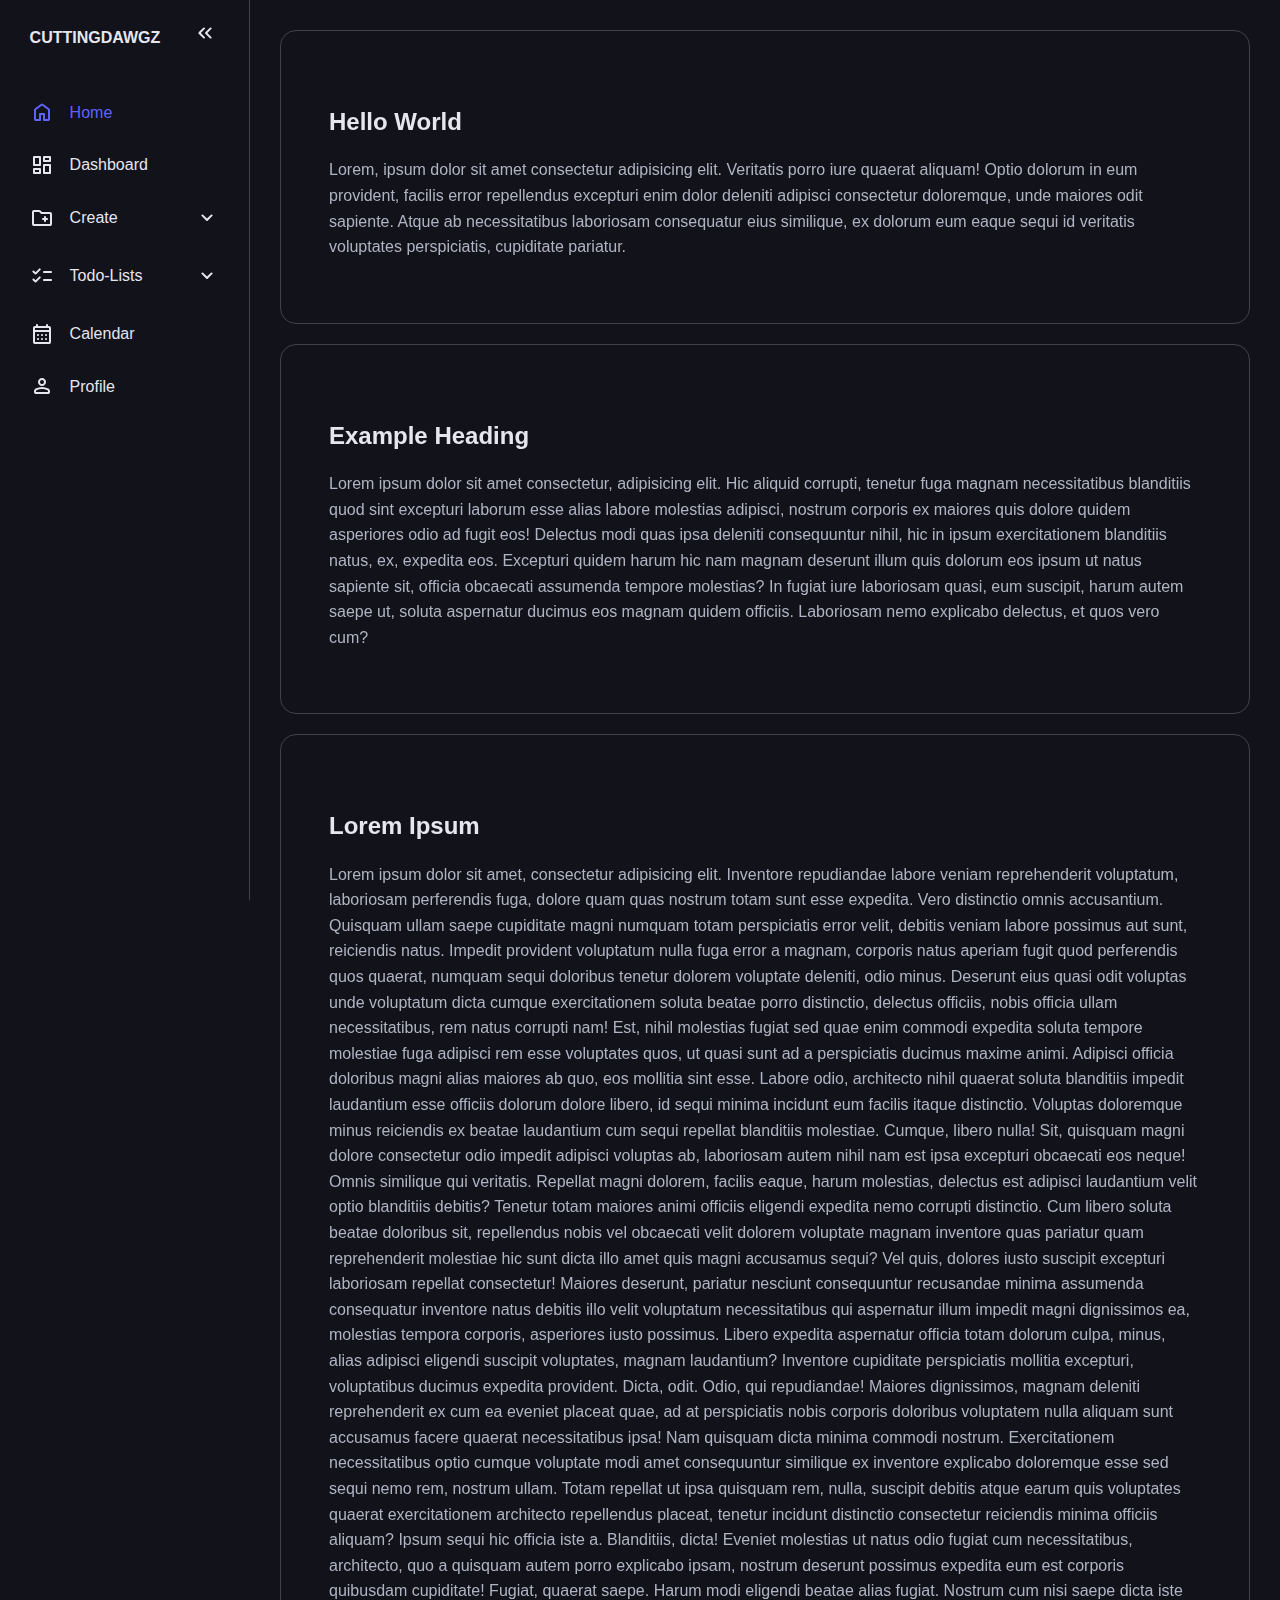
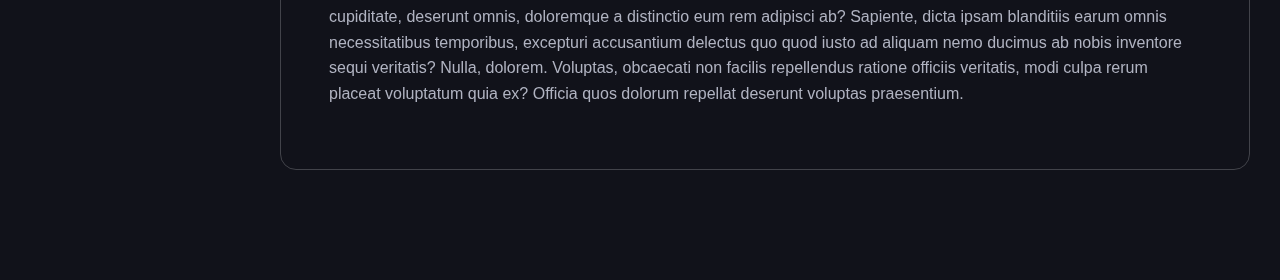
<file: index.html>
<!DOCTYPE html>
<html lang="en">
<head>
  <meta charset="UTF-8">
  <meta name="viewport" content="width=device-width, initial-scale=1.0">
  <title>Home</title>
  <link rel="stylesheet" href="style.css">
  <script type="text/javascript" src="app.js" defer></script>
</head>
<body>
  <nav id="sidebar">
    <ul>
      <li>
        <span class="logo">CUTTINGDAWGZ</span>
        <button onclick=toggleSidebar() id="toggle-btn">
          <svg xmlns="http://www.w3.org/2000/svg" height="24px" viewBox="0 -960 960 960" width="24px" fill="#e8eaed"><path d="m313-480 155 156q11 11 11.5 27.5T468-268q-11 11-28 11t-28-11L228-452q-6-6-8.5-13t-2.5-15q0-8 2.5-15t8.5-13l184-184q11-11 27.5-11.5T468-692q11 11 11 28t-11 28L313-480Zm264 0 155 156q11 11 11.5 27.5T732-268q-11 11-28 11t-28-11L492-452q-6-6-8.5-13t-2.5-15q0-8 2.5-15t8.5-13l184-184q11-11 27.5-11.5T732-692q11 11 11 28t-11 28L577-480Z"/></svg>
        </button>
      </li>
      <li class="active">
        <a href="index.html">
          <svg xmlns="http://www.w3.org/2000/svg" height="24px" viewBox="0 -960 960 960" width="24px" fill="#e8eaed"><path d="M240-200h120v-200q0-17 11.5-28.5T400-440h160q17 0 28.5 11.5T600-400v200h120v-360L480-740 240-560v360Zm-80 0v-360q0-19 8.5-36t23.5-28l240-180q21-16 48-16t48 16l240 180q15 11 23.5 28t8.5 36v360q0 33-23.5 56.5T720-120H560q-17 0-28.5-11.5T520-160v-200h-80v200q0 17-11.5 28.5T400-120H240q-33 0-56.5-23.5T160-200Zm320-270Z"/></svg>
          <span>Home</span>
        </a>
      </li>
      <li>
        <a href="dashboard.html">
          <svg xmlns="http://www.w3.org/2000/svg" height="24px" viewBox="0 -960 960 960" width="24px" fill="#e8eaed"><path d="M520-640v-160q0-17 11.5-28.5T560-840h240q17 0 28.5 11.5T840-800v160q0 17-11.5 28.5T800-600H560q-17 0-28.5-11.5T520-640ZM120-480v-320q0-17 11.5-28.5T160-840h240q17 0 28.5 11.5T440-800v320q0 17-11.5 28.5T400-440H160q-17 0-28.5-11.5T120-480Zm400 320v-320q0-17 11.5-28.5T560-520h240q17 0 28.5 11.5T840-480v320q0 17-11.5 28.5T800-120H560q-17 0-28.5-11.5T520-160Zm-400 0v-160q0-17 11.5-28.5T160-360h240q17 0 28.5 11.5T440-320v160q0 17-11.5 28.5T400-120H160q-17 0-28.5-11.5T120-160Zm80-360h160v-240H200v240Zm400 320h160v-240H600v240Zm0-480h160v-80H600v80ZM200-200h160v-80H200v80Zm160-320Zm240-160Zm0 240ZM360-280Z"/></svg>
          <span>Dashboard</span>
        </a>
      </li>
      <li>
        <button onclick=toggleSubMenu(this) class="dropdown-btn">
          <svg xmlns="http://www.w3.org/2000/svg" height="24px" viewBox="0 -960 960 960" width="24px" fill="#e8eaed"><path d="M160-160q-33 0-56.5-23.5T80-240v-480q0-33 23.5-56.5T160-800h207q16 0 30.5 6t25.5 17l57 57h320q33 0 56.5 23.5T880-640v400q0 33-23.5 56.5T800-160H160Zm0-80h640v-400H447l-80-80H160v480Zm0 0v-480 480Zm400-160v40q0 17 11.5 28.5T600-320q17 0 28.5-11.5T640-360v-40h40q17 0 28.5-11.5T720-440q0-17-11.5-28.5T680-480h-40v-40q0-17-11.5-28.5T600-560q-17 0-28.5 11.5T560-520v40h-40q-17 0-28.5 11.5T480-440q0 17 11.5 28.5T520-400h40Z"/></svg>
          <span>Create</span>
          <svg xmlns="http://www.w3.org/2000/svg" height="24px" viewBox="0 -960 960 960" width="24px" fill="#e8eaed"><path d="M480-361q-8 0-15-2.5t-13-8.5L268-556q-11-11-11-28t11-28q11-11 28-11t28 11l156 156 156-156q11-11 28-11t28 11q11 11 11 28t-11 28L508-372q-6 6-13 8.5t-15 2.5Z"/></svg>
        </button>
        <ul class="sub-menu">
          <div>
            <li><a href="folders.html">Folder</a></li>
            <li><a href="#">Document</a></li>
            <li><a href="#">Project</a></li>
          </div>
        </ul>
      </li>
      <li>
        <button onclick=toggleSubMenu(this) class="dropdown-btn">
          <svg xmlns="http://www.w3.org/2000/svg" height="24px" viewBox="0 -960 960 960" width="24px" fill="#e8eaed"><path d="m221-313 142-142q12-12 28-11.5t28 12.5q11 12 11 28t-11 28L250-228q-12 12-28 12t-28-12l-86-86q-11-11-11-28t11-28q11-11 28-11t28 11l57 57Zm0-320 142-142q12-12 28-11.5t28 12.5q11 12 11 28t-11 28L250-548q-12 12-28 12t-28-12l-86-86q-11-11-11-28t11-28q11-11 28-11t28 11l57 57Zm339 353q-17 0-28.5-11.5T520-320q0-17 11.5-28.5T560-360h280q17 0 28.5 11.5T880-320q0 17-11.5 28.5T840-280H560Zm0-320q-17 0-28.5-11.5T520-640q0-17 11.5-28.5T560-680h280q17 0 28.5 11.5T880-640q0 17-11.5 28.5T840-600H560Z"/></svg>
          <span>Todo-Lists</span>
          <svg xmlns="http://www.w3.org/2000/svg" height="24px" viewBox="0 -960 960 960" width="24px" fill="#e8eaed"><path d="M480-361q-8 0-15-2.5t-13-8.5L268-556q-11-11-11-28t11-28q11-11 28-11t28 11l156 156 156-156q11-11 28-11t28 11q11 11 11 28t-11 28L508-372q-6 6-13 8.5t-15 2.5Z"/></svg>
        </button>
        <ul class="sub-menu">
          <div>
            <li><a href="#">Work</a></li>
            <li><a href="#">Private</a></li>
            <li><a href="#">Coding</a></li>
            <li><a href="#">Gardening</a></li>
            <li><a href="#">School</a></li>
          </div>
        </ul>
      </li>
      <li>
        <a href="calendar.html">
          <svg xmlns="http://www.w3.org/2000/svg" height="24px" viewBox="0 -960 960 960" width="24px" fill="#e8eaed"><path d="M200-80q-33 0-56.5-23.5T120-160v-560q0-33 23.5-56.5T200-800h40v-40q0-17 11.5-28.5T280-880q17 0 28.5 11.5T320-840v40h320v-40q0-17 11.5-28.5T680-880q17 0 28.5 11.5T720-840v40h40q33 0 56.5 23.5T840-720v560q0 33-23.5 56.5T760-80H200Zm0-80h560v-400H200v400Zm0-480h560v-80H200v80Zm0 0v-80 80Zm280 240q-17 0-28.5-11.5T440-440q0-17 11.5-28.5T480-480q17 0 28.5 11.5T520-440q0 17-11.5 28.5T480-400Zm-160 0q-17 0-28.5-11.5T280-440q0-17 11.5-28.5T320-480q17 0 28.5 11.5T360-440q0 17-11.5 28.5T320-400Zm320 0q-17 0-28.5-11.5T600-440q0-17 11.5-28.5T640-480q17 0 28.5 11.5T680-440q0 17-11.5 28.5T640-400ZM480-240q-17 0-28.5-11.5T440-280q0-17 11.5-28.5T480-320q17 0 28.5 11.5T520-280q0 17-11.5 28.5T480-240Zm-160 0q-17 0-28.5-11.5T280-280q0-17 11.5-28.5T320-320q17 0 28.5 11.5T360-280q0 17-11.5 28.5T320-240Zm320 0q-17 0-28.5-11.5T600-280q0-17 11.5-28.5T640-320q17 0 28.5 11.5T680-280q0 17-11.5 28.5T640-240Z"/></svg>
          <span>Calendar</span>
        </a>
      </li>
      <li>
        <a href="profile.html">
          <svg xmlns="http://www.w3.org/2000/svg" height="24px" viewBox="0 -960 960 960" width="24px" fill="#e8eaed"><path d="M480-480q-66 0-113-47t-47-113q0-66 47-113t113-47q66 0 113 47t47 113q0 66-47 113t-113 47ZM160-240v-32q0-34 17.5-62.5T224-378q62-31 126-46.5T480-440q66 0 130 15.5T736-378q29 15 46.5 43.5T800-272v32q0 33-23.5 56.5T720-160H240q-33 0-56.5-23.5T160-240Zm80 0h480v-32q0-11-5.5-20T700-306q-54-27-109-40.5T480-360q-56 0-111 13.5T260-306q-9 5-14.5 14t-5.5 20v32Zm240-320q33 0 56.5-23.5T560-640q0-33-23.5-56.5T480-720q-33 0-56.5 23.5T400-640q0 33 23.5 56.5T480-560Zm0-80Zm0 400Z"/></svg>
          <span>Profile</span>
        </a>
      </li>
    </ul>
  </nav>
  <main>
    <div class="container">
      <h2>Hello World</h2>
      <p>Lorem, ipsum dolor sit amet consectetur adipisicing elit. Veritatis porro iure quaerat aliquam! Optio dolorum in eum provident, facilis error repellendus excepturi enim dolor deleniti adipisci consectetur doloremque, unde maiores odit sapiente. Atque ab necessitatibus laboriosam consequatur eius similique, ex dolorum eum eaque sequi id veritatis voluptates perspiciatis, cupiditate pariatur.</p>
    </div>
    <div class="container">
      <h2>Example Heading</h2>
      <p>Lorem ipsum dolor sit amet consectetur, adipisicing elit. Hic aliquid corrupti, tenetur fuga magnam necessitatibus blanditiis quod sint excepturi laborum esse alias labore molestias adipisci, nostrum corporis ex maiores quis dolore quidem asperiores odio ad fugit eos! Delectus modi quas ipsa deleniti consequuntur nihil, hic in ipsum exercitationem blanditiis natus, ex, expedita eos. Excepturi quidem harum hic nam magnam deserunt illum quis dolorum eos ipsum ut natus sapiente sit, officia obcaecati assumenda tempore molestias? In fugiat iure laboriosam quasi, eum suscipit, harum autem saepe ut, soluta aspernatur ducimus eos magnam quidem officiis. Laboriosam nemo explicabo delectus, et quos vero cum?</p>
    </div>
    <div class="container">
      <h2>Lorem Ipsum</h2>
      <p>Lorem ipsum dolor sit amet, consectetur adipisicing elit. Inventore repudiandae labore veniam reprehenderit voluptatum, laboriosam perferendis fuga, dolore quam quas nostrum totam sunt esse expedita. Vero distinctio omnis accusantium. Quisquam ullam saepe cupiditate magni numquam totam perspiciatis error velit, debitis veniam labore possimus aut sunt, reiciendis natus. Impedit provident voluptatum nulla fuga error a magnam, corporis natus aperiam fugit quod perferendis quos quaerat, numquam sequi doloribus tenetur dolorem voluptate deleniti, odio minus. Deserunt eius quasi odit voluptas unde voluptatum dicta cumque exercitationem soluta beatae porro distinctio, delectus officiis, nobis officia ullam necessitatibus, rem natus corrupti nam! Est, nihil molestias fugiat sed quae enim commodi expedita soluta tempore molestiae fuga adipisci rem esse voluptates quos, ut quasi sunt ad a perspiciatis ducimus maxime animi. Adipisci officia doloribus magni alias maiores ab quo, eos mollitia sint esse. Labore odio, architecto nihil quaerat soluta blanditiis impedit laudantium esse officiis dolorum dolore libero, id sequi minima incidunt eum facilis itaque distinctio. Voluptas doloremque minus reiciendis ex beatae laudantium cum sequi repellat blanditiis molestiae. Cumque, libero nulla! Sit, quisquam magni dolore consectetur odio impedit adipisci voluptas ab, laboriosam autem nihil nam est ipsa excepturi obcaecati eos neque! Omnis similique qui veritatis. Repellat magni dolorem, facilis eaque, harum molestias, delectus est adipisci laudantium velit optio blanditiis debitis? Tenetur totam maiores animi officiis eligendi expedita nemo corrupti distinctio. Cum libero soluta beatae doloribus sit, repellendus nobis vel obcaecati velit dolorem voluptate magnam inventore quas pariatur quam reprehenderit molestiae hic sunt dicta illo amet quis magni accusamus sequi? Vel quis, dolores iusto suscipit excepturi laboriosam repellat consectetur! Maiores deserunt, pariatur nesciunt consequuntur recusandae minima assumenda consequatur inventore natus debitis illo velit voluptatum necessitatibus qui aspernatur illum impedit magni dignissimos ea, molestias tempora corporis, asperiores iusto possimus. Libero expedita aspernatur officia totam dolorum culpa, minus, alias adipisci eligendi suscipit voluptates, magnam laudantium? Inventore cupiditate perspiciatis mollitia excepturi, voluptatibus ducimus expedita provident. Dicta, odit. Odio, qui repudiandae! Maiores dignissimos, magnam deleniti reprehenderit ex cum ea eveniet placeat quae, ad at perspiciatis nobis corporis doloribus voluptatem nulla aliquam sunt accusamus facere quaerat necessitatibus ipsa! Nam quisquam dicta minima commodi nostrum. Exercitationem necessitatibus optio cumque voluptate modi amet consequuntur similique ex inventore explicabo doloremque esse sed sequi nemo rem, nostrum ullam. Totam repellat ut ipsa quisquam rem, nulla, suscipit debitis atque earum quis voluptates quaerat exercitationem architecto repellendus placeat, tenetur incidunt distinctio consectetur reiciendis minima officiis aliquam? Ipsum sequi hic officia iste a. Blanditiis, dicta! Eveniet molestias ut natus odio fugiat cum necessitatibus, architecto, quo a quisquam autem porro explicabo ipsam, nostrum deserunt possimus expedita eum est corporis quibusdam cupiditate! Fugiat, quaerat saepe. Harum modi eligendi beatae alias fugiat. Nostrum cum nisi saepe dicta iste cupiditate, deserunt omnis, doloremque a distinctio eum rem adipisci ab? Sapiente, dicta ipsam blanditiis earum omnis necessitatibus temporibus, excepturi accusantium delectus quo quod iusto ad aliquam nemo ducimus ab nobis inventore sequi veritatis? Nulla, dolorem. Voluptas, obcaecati non facilis repellendus ratione officiis veritatis, modi culpa rerum placeat voluptatum quia ex? Officia quos dolorum repellat deserunt voluptas praesentium.</p>
    </div>
  </main>
</body>
</html>
</file>
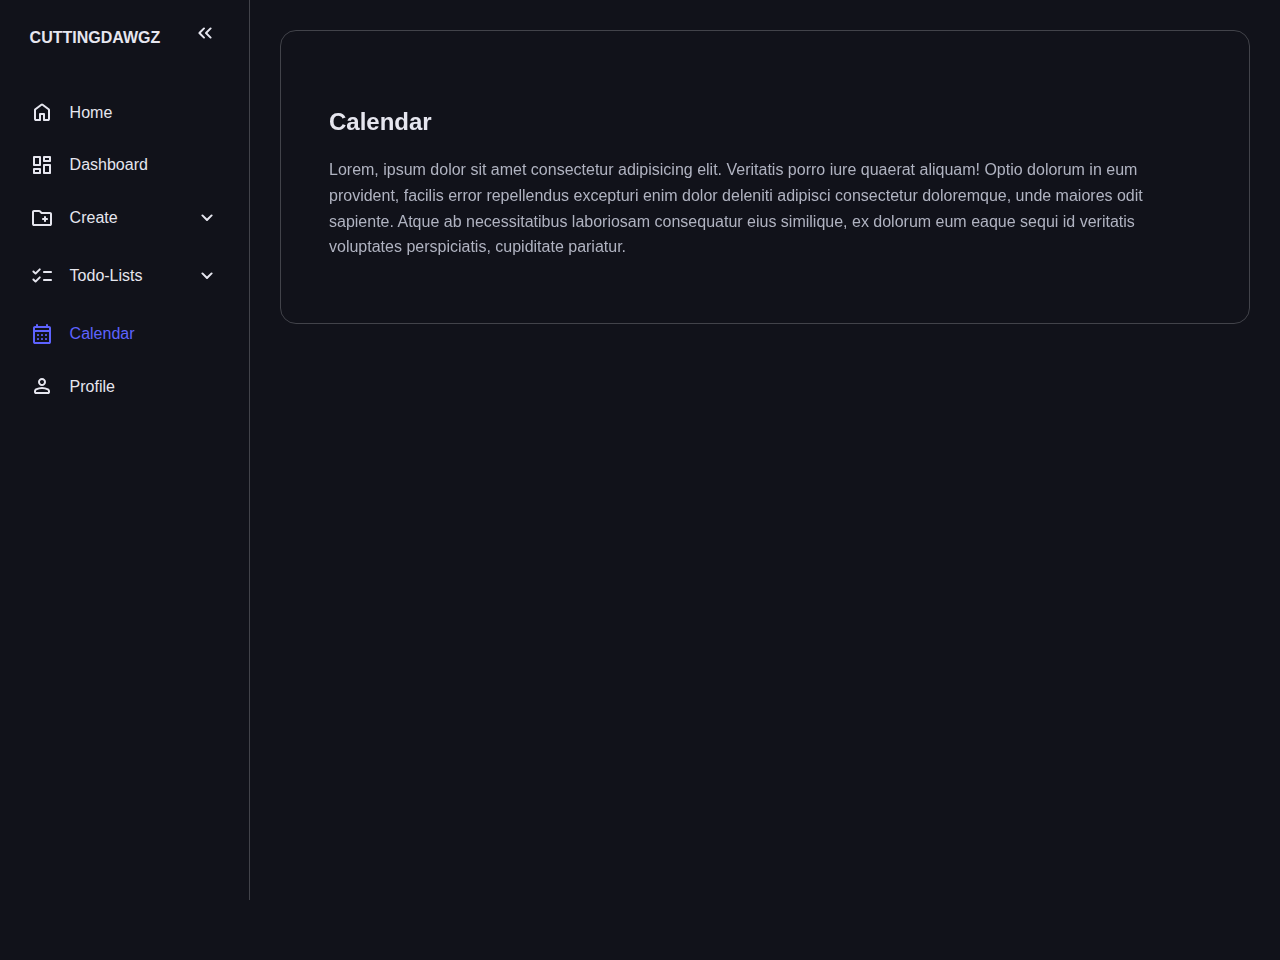
<file: calendar.html>
<!DOCTYPE html>
<html lang="en">
<head>
  <meta charset="UTF-8">
  <meta name="viewport" content="width=device-width, initial-scale=1.0">
  <title>Calendar</title>
  <link rel="stylesheet" href="style.css">
  <script type="text/javascript" src="app.js" defer></script>
</head>
<body>
  <nav id="sidebar">
    <ul>
      <li>
        <span class="logo">CUTTINGDAWGZ</span>
        <button onclick=toggleSidebar() id="toggle-btn">
          <svg xmlns="http://www.w3.org/2000/svg" height="24px" viewBox="0 -960 960 960" width="24px" fill="#e8eaed"><path d="m313-480 155 156q11 11 11.5 27.5T468-268q-11 11-28 11t-28-11L228-452q-6-6-8.5-13t-2.5-15q0-8 2.5-15t8.5-13l184-184q11-11 27.5-11.5T468-692q11 11 11 28t-11 28L313-480Zm264 0 155 156q11 11 11.5 27.5T732-268q-11 11-28 11t-28-11L492-452q-6-6-8.5-13t-2.5-15q0-8 2.5-15t8.5-13l184-184q11-11 27.5-11.5T732-692q11 11 11 28t-11 28L577-480Z"/></svg>
        </button>
      </li>
      <li>
        <a href="index.html">
          <svg xmlns="http://www.w3.org/2000/svg" height="24px" viewBox="0 -960 960 960" width="24px" fill="#e8eaed"><path d="M240-200h120v-200q0-17 11.5-28.5T400-440h160q17 0 28.5 11.5T600-400v200h120v-360L480-740 240-560v360Zm-80 0v-360q0-19 8.5-36t23.5-28l240-180q21-16 48-16t48 16l240 180q15 11 23.5 28t8.5 36v360q0 33-23.5 56.5T720-120H560q-17 0-28.5-11.5T520-160v-200h-80v200q0 17-11.5 28.5T400-120H240q-33 0-56.5-23.5T160-200Zm320-270Z"/></svg>
          <span>Home</span>
        </a>
      </li>
      <li>
        <a href="dashboard.html">
          <svg xmlns="http://www.w3.org/2000/svg" height="24px" viewBox="0 -960 960 960" width="24px" fill="#e8eaed"><path d="M520-640v-160q0-17 11.5-28.5T560-840h240q17 0 28.5 11.5T840-800v160q0 17-11.5 28.5T800-600H560q-17 0-28.5-11.5T520-640ZM120-480v-320q0-17 11.5-28.5T160-840h240q17 0 28.5 11.5T440-800v320q0 17-11.5 28.5T400-440H160q-17 0-28.5-11.5T120-480Zm400 320v-320q0-17 11.5-28.5T560-520h240q17 0 28.5 11.5T840-480v320q0 17-11.5 28.5T800-120H560q-17 0-28.5-11.5T520-160Zm-400 0v-160q0-17 11.5-28.5T160-360h240q17 0 28.5 11.5T440-320v160q0 17-11.5 28.5T400-120H160q-17 0-28.5-11.5T120-160Zm80-360h160v-240H200v240Zm400 320h160v-240H600v240Zm0-480h160v-80H600v80ZM200-200h160v-80H200v80Zm160-320Zm240-160Zm0 240ZM360-280Z"/></svg>
          <span>Dashboard</span>
        </a>
      </li>
      <li>
        <button onclick=toggleSubMenu(this) class="dropdown-btn">
          <svg xmlns="http://www.w3.org/2000/svg" height="24px" viewBox="0 -960 960 960" width="24px" fill="#e8eaed"><path d="M160-160q-33 0-56.5-23.5T80-240v-480q0-33 23.5-56.5T160-800h207q16 0 30.5 6t25.5 17l57 57h320q33 0 56.5 23.5T880-640v400q0 33-23.5 56.5T800-160H160Zm0-80h640v-400H447l-80-80H160v480Zm0 0v-480 480Zm400-160v40q0 17 11.5 28.5T600-320q17 0 28.5-11.5T640-360v-40h40q17 0 28.5-11.5T720-440q0-17-11.5-28.5T680-480h-40v-40q0-17-11.5-28.5T600-560q-17 0-28.5 11.5T560-520v40h-40q-17 0-28.5 11.5T480-440q0 17 11.5 28.5T520-400h40Z"/></svg>
          <span>Create</span>
          <svg xmlns="http://www.w3.org/2000/svg" height="24px" viewBox="0 -960 960 960" width="24px" fill="#e8eaed"><path d="M480-361q-8 0-15-2.5t-13-8.5L268-556q-11-11-11-28t11-28q11-11 28-11t28 11l156 156 156-156q11-11 28-11t28 11q11 11 11 28t-11 28L508-372q-6 6-13 8.5t-15 2.5Z"/></svg>
        </button>
        <ul class="sub-menu">
          <div>
            <li><a href="#">Folder</a></li>
            <li><a href="#">Document</a></li>
            <li><a href="#">Project</a></li>
          </div>
        </ul>
      </li>
      <li>
        <button onclick=toggleSubMenu(this) class="dropdown-btn">
          <svg xmlns="http://www.w3.org/2000/svg" height="24px" viewBox="0 -960 960 960" width="24px" fill="#e8eaed"><path d="m221-313 142-142q12-12 28-11.5t28 12.5q11 12 11 28t-11 28L250-228q-12 12-28 12t-28-12l-86-86q-11-11-11-28t11-28q11-11 28-11t28 11l57 57Zm0-320 142-142q12-12 28-11.5t28 12.5q11 12 11 28t-11 28L250-548q-12 12-28 12t-28-12l-86-86q-11-11-11-28t11-28q11-11 28-11t28 11l57 57Zm339 353q-17 0-28.5-11.5T520-320q0-17 11.5-28.5T560-360h280q17 0 28.5 11.5T880-320q0 17-11.5 28.5T840-280H560Zm0-320q-17 0-28.5-11.5T520-640q0-17 11.5-28.5T560-680h280q17 0 28.5 11.5T880-640q0 17-11.5 28.5T840-600H560Z"/></svg>
          <span>Todo-Lists</span>
          <svg xmlns="http://www.w3.org/2000/svg" height="24px" viewBox="0 -960 960 960" width="24px" fill="#e8eaed"><path d="M480-361q-8 0-15-2.5t-13-8.5L268-556q-11-11-11-28t11-28q11-11 28-11t28 11l156 156 156-156q11-11 28-11t28 11q11 11 11 28t-11 28L508-372q-6 6-13 8.5t-15 2.5Z"/></svg>
        </button>
        <ul class="sub-menu">
          <div>
            <li><a href="#">Work</a></li>
            <li><a href="#">Private</a></li>
            <li><a href="#">Coding</a></li>
            <li><a href="#">Gardening</a></li>
            <li><a href="#">School</a></li>
          </div>
        </ul>
      </li>
      <li class="active">
        <a href="calendar.html">
          <svg xmlns="http://www.w3.org/2000/svg" height="24px" viewBox="0 -960 960 960" width="24px" fill="#e8eaed"><path d="M200-80q-33 0-56.5-23.5T120-160v-560q0-33 23.5-56.5T200-800h40v-40q0-17 11.5-28.5T280-880q17 0 28.5 11.5T320-840v40h320v-40q0-17 11.5-28.5T680-880q17 0 28.5 11.5T720-840v40h40q33 0 56.5 23.5T840-720v560q0 33-23.5 56.5T760-80H200Zm0-80h560v-400H200v400Zm0-480h560v-80H200v80Zm0 0v-80 80Zm280 240q-17 0-28.5-11.5T440-440q0-17 11.5-28.5T480-480q17 0 28.5 11.5T520-440q0 17-11.5 28.5T480-400Zm-160 0q-17 0-28.5-11.5T280-440q0-17 11.5-28.5T320-480q17 0 28.5 11.5T360-440q0 17-11.5 28.5T320-400Zm320 0q-17 0-28.5-11.5T600-440q0-17 11.5-28.5T640-480q17 0 28.5 11.5T680-440q0 17-11.5 28.5T640-400ZM480-240q-17 0-28.5-11.5T440-280q0-17 11.5-28.5T480-320q17 0 28.5 11.5T520-280q0 17-11.5 28.5T480-240Zm-160 0q-17 0-28.5-11.5T280-280q0-17 11.5-28.5T320-320q17 0 28.5 11.5T360-280q0 17-11.5 28.5T320-240Zm320 0q-17 0-28.5-11.5T600-280q0-17 11.5-28.5T640-320q17 0 28.5 11.5T680-280q0 17-11.5 28.5T640-240Z"/></svg>
          <span>Calendar</span>
        </a>
      </li>
      <li>
        <a href="profile.html">
          <svg xmlns="http://www.w3.org/2000/svg" height="24px" viewBox="0 -960 960 960" width="24px" fill="#e8eaed"><path d="M480-480q-66 0-113-47t-47-113q0-66 47-113t113-47q66 0 113 47t47 113q0 66-47 113t-113 47ZM160-240v-32q0-34 17.5-62.5T224-378q62-31 126-46.5T480-440q66 0 130 15.5T736-378q29 15 46.5 43.5T800-272v32q0 33-23.5 56.5T720-160H240q-33 0-56.5-23.5T160-240Zm80 0h480v-32q0-11-5.5-20T700-306q-54-27-109-40.5T480-360q-56 0-111 13.5T260-306q-9 5-14.5 14t-5.5 20v32Zm240-320q33 0 56.5-23.5T560-640q0-33-23.5-56.5T480-720q-33 0-56.5 23.5T400-640q0 33 23.5 56.5T480-560Zm0-80Zm0 400Z"/></svg>
          <span>Profile</span>
        </a>
      </li>
    </ul>
  </nav>
  <main>
    <div class="container">
      <h2>Calendar</h2>
      <p>Lorem, ipsum dolor sit amet consectetur adipisicing elit. Veritatis porro iure quaerat aliquam! Optio dolorum in eum provident, facilis error repellendus excepturi enim dolor deleniti adipisci consectetur doloremque, unde maiores odit sapiente. Atque ab necessitatibus laboriosam consequatur eius similique, ex dolorum eum eaque sequi id veritatis voluptates perspiciatis, cupiditate pariatur.</p>
    </div>
  </main>
</body>
</html>
</file>
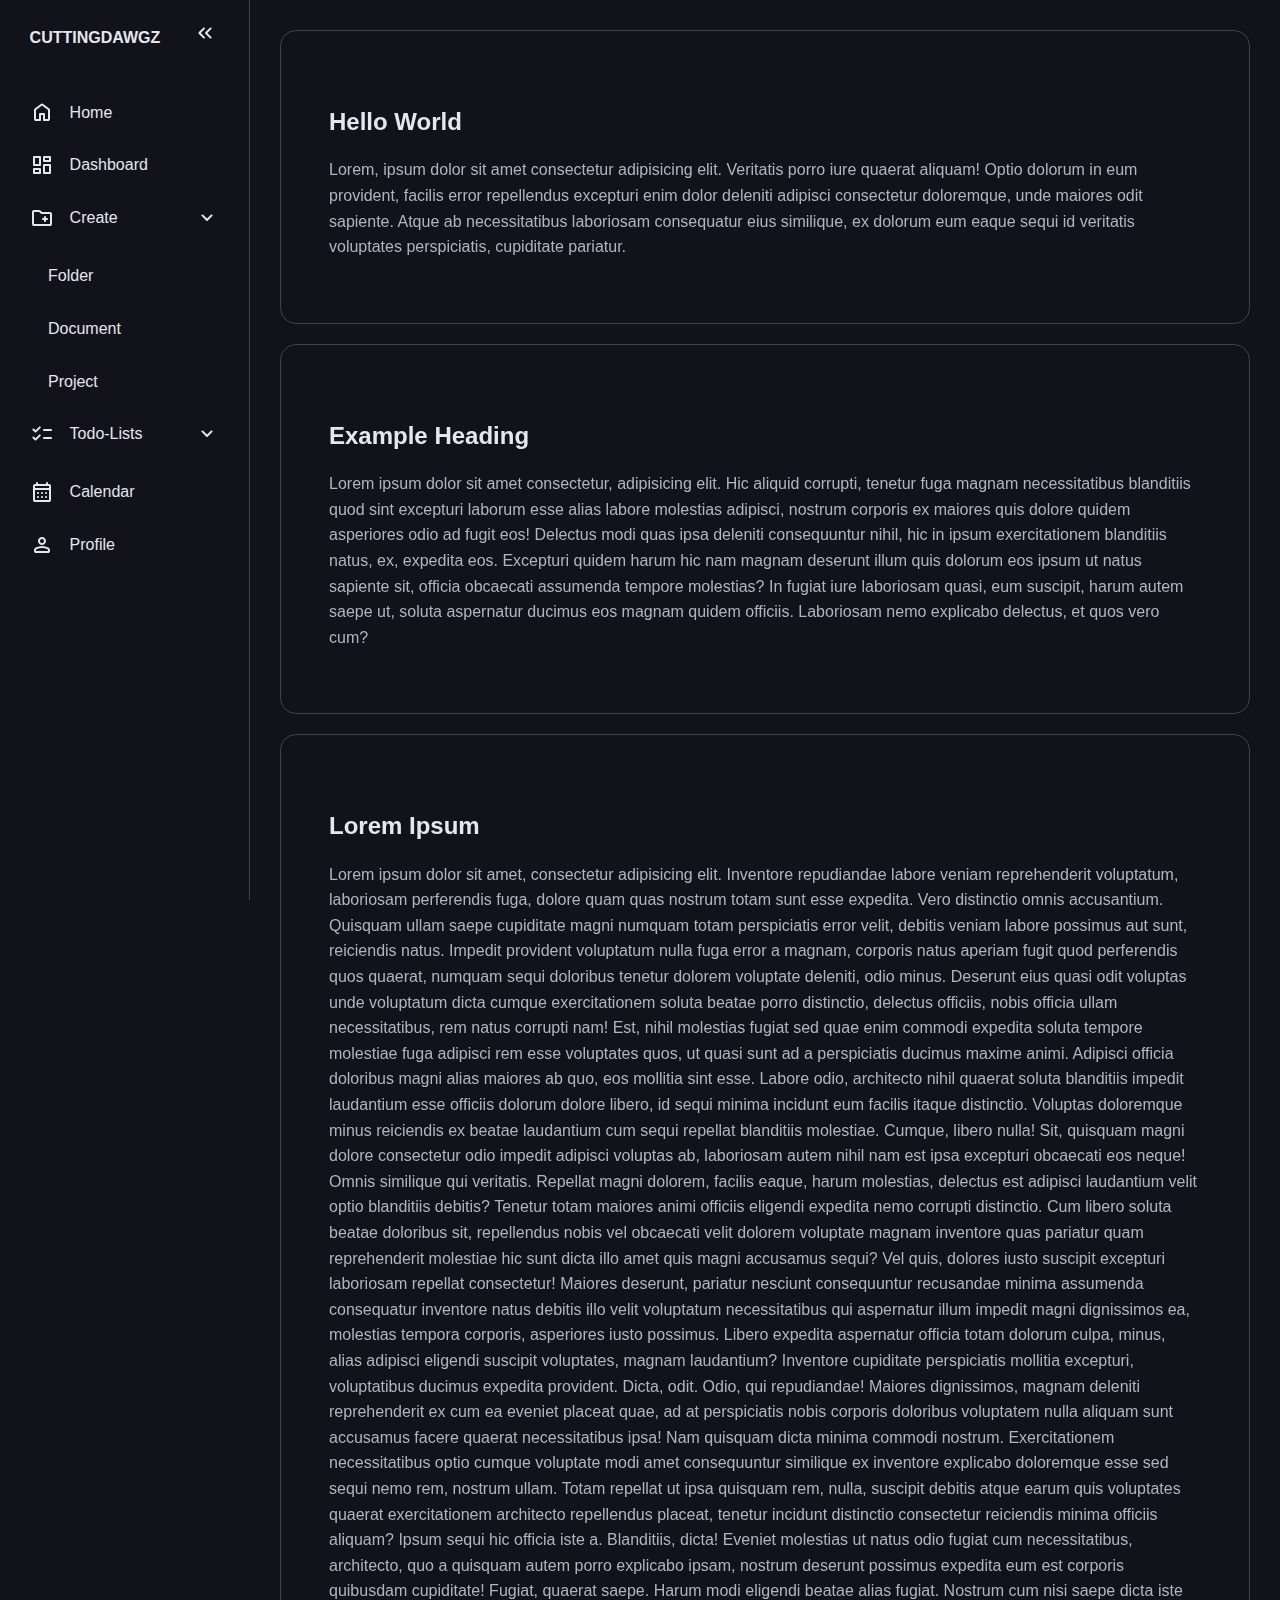
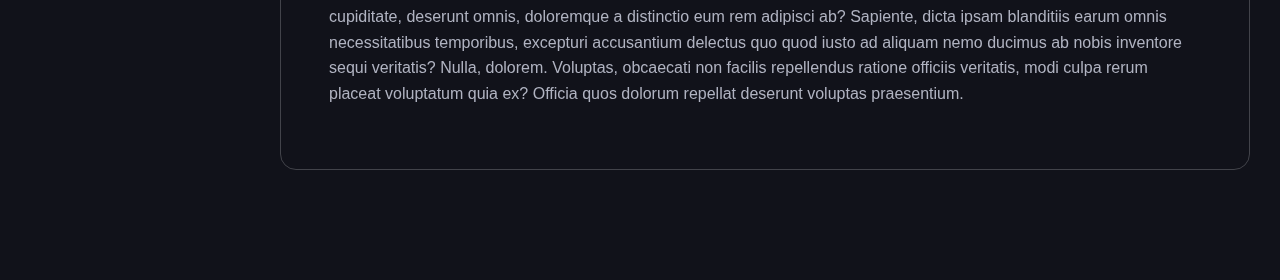
<file: documents.html>
<!DOCTYPE html>
<html lang="en">
<head>
  <meta charset="UTF-8">
  <meta name="viewport" content="width=device-width, initial-scale=1.0">
  <title>Home</title>
  <link rel="stylesheet" href="style.css">
  <script type="text/javascript" src="app.js" defer></script>
</head>
<body>
  <nav id="sidebar">
    <ul>
      <li>
        <span class="logo">CUTTINGDAWGZ</span>
        <button onclick=toggleSidebar() id="toggle-btn">
          <svg xmlns="http://www.w3.org/2000/svg" height="24px" viewBox="0 -960 960 960" width="24px" fill="#e8eaed"><path d="m313-480 155 156q11 11 11.5 27.5T468-268q-11 11-28 11t-28-11L228-452q-6-6-8.5-13t-2.5-15q0-8 2.5-15t8.5-13l184-184q11-11 27.5-11.5T468-692q11 11 11 28t-11 28L313-480Zm264 0 155 156q11 11 11.5 27.5T732-268q-11 11-28 11t-28-11L492-452q-6-6-8.5-13t-2.5-15q0-8 2.5-15t8.5-13l184-184q11-11 27.5-11.5T732-692q11 11 11 28t-11 28L577-480Z"/></svg>
        </button>
      </li>
        <a href="index.html">
          <svg xmlns="http://www.w3.org/2000/svg" height="24px" viewBox="0 -960 960 960" width="24px" fill="#e8eaed"><path d="M240-200h120v-200q0-17 11.5-28.5T400-440h160q17 0 28.5 11.5T600-400v200h120v-360L480-740 240-560v360Zm-80 0v-360q0-19 8.5-36t23.5-28l240-180q21-16 48-16t48 16l240 180q15 11 23.5 28t8.5 36v360q0 33-23.5 56.5T720-120H560q-17 0-28.5-11.5T520-160v-200h-80v200q0 17-11.5 28.5T400-120H240q-33 0-56.5-23.5T160-200Zm320-270Z"/></svg>
          <span>Home</span>
        </a>
      </li>
      <li>
        <a href="dashboard.html">
          <svg xmlns="http://www.w3.org/2000/svg" height="24px" viewBox="0 -960 960 960" width="24px" fill="#e8eaed"><path d="M520-640v-160q0-17 11.5-28.5T560-840h240q17 0 28.5 11.5T840-800v160q0 17-11.5 28.5T800-600H560q-17 0-28.5-11.5T520-640ZM120-480v-320q0-17 11.5-28.5T160-840h240q17 0 28.5 11.5T440-800v320q0 17-11.5 28.5T400-440H160q-17 0-28.5-11.5T120-480Zm400 320v-320q0-17 11.5-28.5T560-520h240q17 0 28.5 11.5T840-480v320q0 17-11.5 28.5T800-120H560q-17 0-28.5-11.5T520-160Zm-400 0v-160q0-17 11.5-28.5T160-360h240q17 0 28.5 11.5T440-320v160q0 17-11.5 28.5T400-120H160q-17 0-28.5-11.5T120-160Zm80-360h160v-240H200v240Zm400 320h160v-240H600v240Zm0-480h160v-80H600v80ZM200-200h160v-80H200v80Zm160-320Zm240-160Zm0 240ZM360-280Z"/></svg>
          <span>Dashboard</span>
        </a>
      </li>
      <li>
        <button onclick=toggleSubMenu(this) class="dropdown-btn">
          <svg xmlns="http://www.w3.org/2000/svg" height="24px" viewBox="0 -960 960 960" width="24px" fill="#e8eaed"><path d="M160-160q-33 0-56.5-23.5T80-240v-480q0-33 23.5-56.5T160-800h207q16 0 30.5 6t25.5 17l57 57h320q33 0 56.5 23.5T880-640v400q0 33-23.5 56.5T800-160H160Zm0-80h640v-400H447l-80-80H160v480Zm0 0v-480 480Zm400-160v40q0 17 11.5 28.5T600-320q17 0 28.5-11.5T640-360v-40h40q17 0 28.5-11.5T720-440q0-17-11.5-28.5T680-480h-40v-40q0-17-11.5-28.5T600-560q-17 0-28.5 11.5T560-520v40h-40q-17 0-28.5 11.5T480-440q0 17 11.5 28.5T520-400h40Z"/></svg>
          <span>Create</span>
          <svg xmlns="http://www.w3.org/2000/svg" height="24px" viewBox="0 -960 960 960" width="24px" fill="#e8eaed"><path d="M480-361q-8 0-15-2.5t-13-8.5L268-556q-11-11-11-28t11-28q11-11 28-11t28 11l156 156 156-156q11-11 28-11t28 11q11 11 11 28t-11 28L508-372q-6 6-13 8.5t-15 2.5Z"/></svg>
        </button>
        <ul class="sub-menu">
          <div>
            <li><a href="folders.html">Folder</a></li>
            <li><a href="documents.html">Document</a></li>
            <li><a href="project.html">Project</a></li>
          </div>
        </ul>
      </li>
      <li>
        <button onclick=toggleSubMenu(this) class="dropdown-btn">
          <svg xmlns="http://www.w3.org/2000/svg" height="24px" viewBox="0 -960 960 960" width="24px" fill="#e8eaed"><path d="m221-313 142-142q12-12 28-11.5t28 12.5q11 12 11 28t-11 28L250-228q-12 12-28 12t-28-12l-86-86q-11-11-11-28t11-28q11-11 28-11t28 11l57 57Zm0-320 142-142q12-12 28-11.5t28 12.5q11 12 11 28t-11 28L250-548q-12 12-28 12t-28-12l-86-86q-11-11-11-28t11-28q11-11 28-11t28 11l57 57Zm339 353q-17 0-28.5-11.5T520-320q0-17 11.5-28.5T560-360h280q17 0 28.5 11.5T880-320q0 17-11.5 28.5T840-280H560Zm0-320q-17 0-28.5-11.5T520-640q0-17 11.5-28.5T560-680h280q17 0 28.5 11.5T880-640q0 17-11.5 28.5T840-600H560Z"/></svg>
          <span>Todo-Lists</span>
          <svg xmlns="http://www.w3.org/2000/svg" height="24px" viewBox="0 -960 960 960" width="24px" fill="#e8eaed"><path d="M480-361q-8 0-15-2.5t-13-8.5L268-556q-11-11-11-28t11-28q11-11 28-11t28 11l156 156 156-156q11-11 28-11t28 11q11 11 11 28t-11 28L508-372q-6 6-13 8.5t-15 2.5Z"/></svg>
        </button>
        <ul class="sub-menu">
          <div>
            <li><a href="#">Work</a></li>
            <li><a href="#">Private</a></li>
            <li><a href="#">Coding</a></li>
            <li><a href="#">Gardening</a></li>
            <li><a href="#">School</a></li>
          </div>
        </ul>
      </li>
      <li>
        <a href="calendar.html">
          <svg xmlns="http://www.w3.org/2000/svg" height="24px" viewBox="0 -960 960 960" width="24px" fill="#e8eaed"><path d="M200-80q-33 0-56.5-23.5T120-160v-560q0-33 23.5-56.5T200-800h40v-40q0-17 11.5-28.5T280-880q17 0 28.5 11.5T320-840v40h320v-40q0-17 11.5-28.5T680-880q17 0 28.5 11.5T720-840v40h40q33 0 56.5 23.5T840-720v560q0 33-23.5 56.5T760-80H200Zm0-80h560v-400H200v400Zm0-480h560v-80H200v80Zm0 0v-80 80Zm280 240q-17 0-28.5-11.5T440-440q0-17 11.5-28.5T480-480q17 0 28.5 11.5T520-440q0 17-11.5 28.5T480-400Zm-160 0q-17 0-28.5-11.5T280-440q0-17 11.5-28.5T320-480q17 0 28.5 11.5T360-440q0 17-11.5 28.5T320-400Zm320 0q-17 0-28.5-11.5T600-440q0-17 11.5-28.5T640-480q17 0 28.5 11.5T680-440q0 17-11.5 28.5T640-400ZM480-240q-17 0-28.5-11.5T440-280q0-17 11.5-28.5T480-320q17 0 28.5 11.5T520-280q0 17-11.5 28.5T480-240Zm-160 0q-17 0-28.5-11.5T280-280q0-17 11.5-28.5T320-320q17 0 28.5 11.5T360-280q0 17-11.5 28.5T320-240Zm320 0q-17 0-28.5-11.5T600-280q0-17 11.5-28.5T640-320q17 0 28.5 11.5T680-280q0 17-11.5 28.5T640-240Z"/></svg>
          <span>Calendar</span>
        </a>
      </li>
      <li>
        <a href="profile.html">
          <svg xmlns="http://www.w3.org/2000/svg" height="24px" viewBox="0 -960 960 960" width="24px" fill="#e8eaed"><path d="M480-480q-66 0-113-47t-47-113q0-66 47-113t113-47q66 0 113 47t47 113q0 66-47 113t-113 47ZM160-240v-32q0-34 17.5-62.5T224-378q62-31 126-46.5T480-440q66 0 130 15.5T736-378q29 15 46.5 43.5T800-272v32q0 33-23.5 56.5T720-160H240q-33 0-56.5-23.5T160-240Zm80 0h480v-32q0-11-5.5-20T700-306q-54-27-109-40.5T480-360q-56 0-111 13.5T260-306q-9 5-14.5 14t-5.5 20v32Zm240-320q33 0 56.5-23.5T560-640q0-33-23.5-56.5T480-720q-33 0-56.5 23.5T400-640q0 33 23.5 56.5T480-560Zm0-80Zm0 400Z"/></svg>
          <span>Profile</span>
        </a>
      </li>
    </ul>
  </nav>
  <main>
    <div class="container">
      <h2>Hello World</h2>
      <p>Lorem, ipsum dolor sit amet consectetur adipisicing elit. Veritatis porro iure quaerat aliquam! Optio dolorum in eum provident, facilis error repellendus excepturi enim dolor deleniti adipisci consectetur doloremque, unde maiores odit sapiente. Atque ab necessitatibus laboriosam consequatur eius similique, ex dolorum eum eaque sequi id veritatis voluptates perspiciatis, cupiditate pariatur.</p>
    </div>
    <div class="container">
      <h2>Example Heading</h2>
      <p>Lorem ipsum dolor sit amet consectetur, adipisicing elit. Hic aliquid corrupti, tenetur fuga magnam necessitatibus blanditiis quod sint excepturi laborum esse alias labore molestias adipisci, nostrum corporis ex maiores quis dolore quidem asperiores odio ad fugit eos! Delectus modi quas ipsa deleniti consequuntur nihil, hic in ipsum exercitationem blanditiis natus, ex, expedita eos. Excepturi quidem harum hic nam magnam deserunt illum quis dolorum eos ipsum ut natus sapiente sit, officia obcaecati assumenda tempore molestias? In fugiat iure laboriosam quasi, eum suscipit, harum autem saepe ut, soluta aspernatur ducimus eos magnam quidem officiis. Laboriosam nemo explicabo delectus, et quos vero cum?</p>
    </div>
    <div class="container">
      <h2>Lorem Ipsum</h2>
      <p>Lorem ipsum dolor sit amet, consectetur adipisicing elit. Inventore repudiandae labore veniam reprehenderit voluptatum, laboriosam perferendis fuga, dolore quam quas nostrum totam sunt esse expedita. Vero distinctio omnis accusantium. Quisquam ullam saepe cupiditate magni numquam totam perspiciatis error velit, debitis veniam labore possimus aut sunt, reiciendis natus. Impedit provident voluptatum nulla fuga error a magnam, corporis natus aperiam fugit quod perferendis quos quaerat, numquam sequi doloribus tenetur dolorem voluptate deleniti, odio minus. Deserunt eius quasi odit voluptas unde voluptatum dicta cumque exercitationem soluta beatae porro distinctio, delectus officiis, nobis officia ullam necessitatibus, rem natus corrupti nam! Est, nihil molestias fugiat sed quae enim commodi expedita soluta tempore molestiae fuga adipisci rem esse voluptates quos, ut quasi sunt ad a perspiciatis ducimus maxime animi. Adipisci officia doloribus magni alias maiores ab quo, eos mollitia sint esse. Labore odio, architecto nihil quaerat soluta blanditiis impedit laudantium esse officiis dolorum dolore libero, id sequi minima incidunt eum facilis itaque distinctio. Voluptas doloremque minus reiciendis ex beatae laudantium cum sequi repellat blanditiis molestiae. Cumque, libero nulla! Sit, quisquam magni dolore consectetur odio impedit adipisci voluptas ab, laboriosam autem nihil nam est ipsa excepturi obcaecati eos neque! Omnis similique qui veritatis. Repellat magni dolorem, facilis eaque, harum molestias, delectus est adipisci laudantium velit optio blanditiis debitis? Tenetur totam maiores animi officiis eligendi expedita nemo corrupti distinctio. Cum libero soluta beatae doloribus sit, repellendus nobis vel obcaecati velit dolorem voluptate magnam inventore quas pariatur quam reprehenderit molestiae hic sunt dicta illo amet quis magni accusamus sequi? Vel quis, dolores iusto suscipit excepturi laboriosam repellat consectetur! Maiores deserunt, pariatur nesciunt consequuntur recusandae minima assumenda consequatur inventore natus debitis illo velit voluptatum necessitatibus qui aspernatur illum impedit magni dignissimos ea, molestias tempora corporis, asperiores iusto possimus. Libero expedita aspernatur officia totam dolorum culpa, minus, alias adipisci eligendi suscipit voluptates, magnam laudantium? Inventore cupiditate perspiciatis mollitia excepturi, voluptatibus ducimus expedita provident. Dicta, odit. Odio, qui repudiandae! Maiores dignissimos, magnam deleniti reprehenderit ex cum ea eveniet placeat quae, ad at perspiciatis nobis corporis doloribus voluptatem nulla aliquam sunt accusamus facere quaerat necessitatibus ipsa! Nam quisquam dicta minima commodi nostrum. Exercitationem necessitatibus optio cumque voluptate modi amet consequuntur similique ex inventore explicabo doloremque esse sed sequi nemo rem, nostrum ullam. Totam repellat ut ipsa quisquam rem, nulla, suscipit debitis atque earum quis voluptates quaerat exercitationem architecto repellendus placeat, tenetur incidunt distinctio consectetur reiciendis minima officiis aliquam? Ipsum sequi hic officia iste a. Blanditiis, dicta! Eveniet molestias ut natus odio fugiat cum necessitatibus, architecto, quo a quisquam autem porro explicabo ipsam, nostrum deserunt possimus expedita eum est corporis quibusdam cupiditate! Fugiat, quaerat saepe. Harum modi eligendi beatae alias fugiat. Nostrum cum nisi saepe dicta iste cupiditate, deserunt omnis, doloremque a distinctio eum rem adipisci ab? Sapiente, dicta ipsam blanditiis earum omnis necessitatibus temporibus, excepturi accusantium delectus quo quod iusto ad aliquam nemo ducimus ab nobis inventore sequi veritatis? Nulla, dolorem. Voluptas, obcaecati non facilis repellendus ratione officiis veritatis, modi culpa rerum placeat voluptatum quia ex? Officia quos dolorum repellat deserunt voluptas praesentium.</p>
    </div>
  </main>
</body>
</html>
</file>
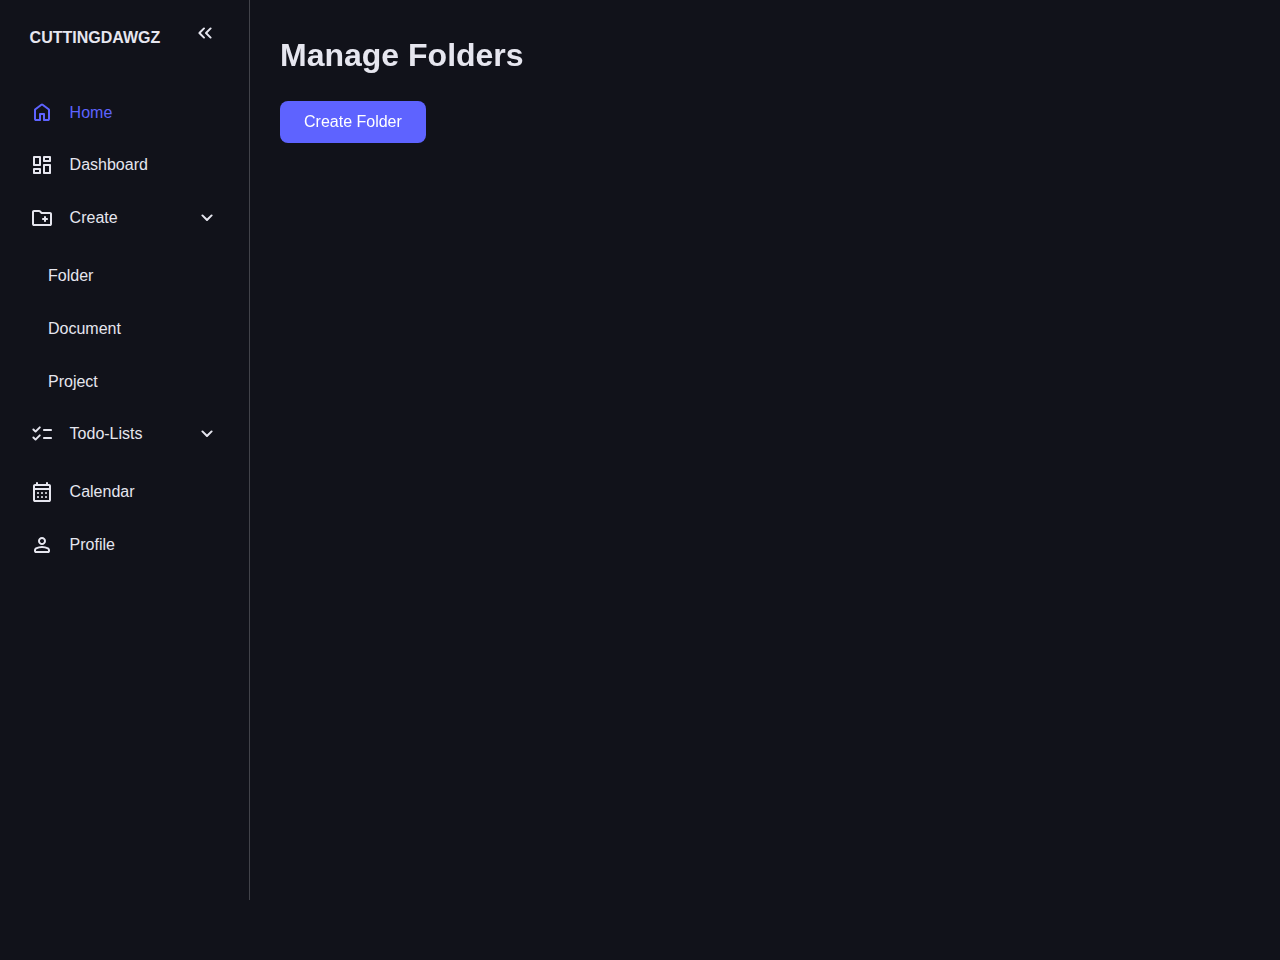
<file: folders.html>
<!DOCTYPE html>
<html lang="en">
<head>
  <meta charset="UTF-8">
  <meta name="viewport" content="width=device-width, initial-scale=1.0">
  <title>Folders</title>
  <link rel="stylesheet" href="style.css">
  <script type="text/javascript" src="app.js" defer></script>
</head>
<body>
  <nav id="sidebar">
    <ul>
      <li>
        <span class="logo">CUTTINGDAWGZ</span>
        <button onclick=toggleSidebar() id="toggle-btn">
          <svg xmlns="http://www.w3.org/2000/svg" height="24px" viewBox="0 -960 960 960" width="24px" fill="#e8eaed"><path d="m313-480 155 156q11 11 11.5 27.5T468-268q-11 11-28 11t-28-11L228-452q-6-6-8.5-13t-2.5-15q0-8 2.5-15t8.5-13l184-184q11-11 27.5-11.5T468-692q11 11 11 28t-11 28L313-480Zm264 0 155 156q11 11 11.5 27.5T732-268q-11 11-28 11t-28-11L492-452q-6-6-8.5-13t-2.5-15q0-8 2.5-15t8.5-13l184-184q11-11 27.5-11.5T732-692q11 11 11 28t-11 28L577-480Z"/></svg>
        </button>
      </li>
      <li class="active">
        <a href="index.html">
          <svg xmlns="http://www.w3.org/2000/svg" height="24px" viewBox="0 -960 960 960" width="24px" fill="#e8eaed"><path d="M240-200h120v-200q0-17 11.5-28.5T400-440h160q17 0 28.5 11.5T600-400v200h120v-360L480-740 240-560v360Zm-80 0v-360q0-19 8.5-36t23.5-28l240-180q21-16 48-16t48 16l240 180q15 11 23.5 28t8.5 36v360q0 33-23.5 56.5T720-120H560q-17 0-28.5-11.5T520-160v-200h-80v200q0 17-11.5 28.5T400-120H240q-33 0-56.5-23.5T160-200Zm320-270Z"/></svg>
          <span>Home</span>
        </a>
      </li>
      <li>
        <a href="dashboard.html">
          <svg xmlns="http://www.w3.org/2000/svg" height="24px" viewBox="0 -960 960 960" width="24px" fill="#e8eaed"><path d="M520-640v-160q0-17 11.5-28.5T560-840h240q17 0 28.5 11.5T840-800v160q0 17-11.5 28.5T800-600H560q-17 0-28.5-11.5T520-640ZM120-480v-320q0-17 11.5-28.5T160-840h240q17 0 28.5 11.5T440-800v320q0 17-11.5 28.5T400-440H160q-17 0-28.5-11.5T120-480Zm400 320v-320q0-17 11.5-28.5T560-520h240q17 0 28.5 11.5T840-480v320q0 17-11.5 28.5T800-120H560q-17 0-28.5-11.5T520-160Zm-400 0v-160q0-17 11.5-28.5T160-360h240q17 0 28.5 11.5T440-320v160q0 17-11.5 28.5T400-120H160q-17 0-28.5-11.5T120-160Zm80-360h160v-240H200v240Zm400 320h160v-240H600v240Zm0-480h160v-80H600v80ZM200-200h160v-80H200v80Zm160-320Zm240-160Zm0 240ZM360-280Z"/></svg>
          <span>Dashboard</span>
        </a>
      </li>
      <li>
        <button onclick=toggleSubMenu(this) class="dropdown-btn">
          <svg xmlns="http://www.w3.org/2000/svg" height="24px" viewBox="0 -960 960 960" width="24px" fill="#e8eaed"><path d="M160-160q-33 0-56.5-23.5T80-240v-480q0-33 23.5-56.5T160-800h207q16 0 30.5 6t25.5 17l57 57h320q33 0 56.5 23.5T880-640v400q0 33-23.5 56.5T800-160H160Zm0-80h640v-400H447l-80-80H160v480Zm0 0v-480 480Zm400-160v40q0 17 11.5 28.5T600-320q17 0 28.5-11.5T640-360v-40h40q17 0 28.5-11.5T720-440q0-17-11.5-28.5T680-480h-40v-40q0-17-11.5-28.5T600-560q-17 0-28.5 11.5T560-520v40h-40q-17 0-28.5 11.5T480-440q0 17 11.5 28.5T520-400h40Z"/></svg>
          <span>Create</span>
          <svg xmlns="http://www.w3.org/2000/svg" height="24px" viewBox="0 -960 960 960" width="24px" fill="#e8eaed"><path d="M480-361q-8 0-15-2.5t-13-8.5L268-556q-11-11-11-28t11-28q11-11 28-11t28 11l156 156 156-156q11-11 28-11t28 11q11 11 11 28t-11 28L508-372q-6 6-13 8.5t-15 2.5Z"/></svg>
        </button>
        <ul class="sub-menu">
          <div>
            <li><a href="folders.html">Folder</a></li>
            <li><a href="#">Document</a></li>
            <li><a href="#">Project</a></li>
          </div>
        </ul>
      </li>
      <li>
        <button onclick=toggleSubMenu(this) class="dropdown-btn">
          <svg xmlns="http://www.w3.org/2000/svg" height="24px" viewBox="0 -960 960 960" width="24px" fill="#e8eaed"><path d="m221-313 142-142q12-12 28-11.5t28 12.5q11 12 11 28t-11 28L250-228q-12 12-28 12t-28-12l-86-86q-11-11-11-28t11-28q11-11 28-11t28 11l57 57Zm0-320 142-142q12-12 28-11.5t28 12.5q11 12 11 28t-11 28L250-548q-12 12-28 12t-28-12l-86-86q-11-11-11-28t11-28q11-11 28-11t28 11l57 57Zm339 353q-17 0-28.5-11.5T520-320q0-17 11.5-28.5T560-360h280q17 0 28.5 11.5T880-320q0 17-11.5 28.5T840-280H560Zm0-320q-17 0-28.5-11.5T520-640q0-17 11.5-28.5T560-680h280q17 0 28.5 11.5T880-640q0 17-11.5 28.5T840-600H560Z"/></svg>
          <span>Todo-Lists</span>
          <svg xmlns="http://www.w3.org/2000/svg" height="24px" viewBox="0 -960 960 960" width="24px" fill="#e8eaed"><path d="M480-361q-8 0-15-2.5t-13-8.5L268-556q-11-11-11-28t11-28q11-11 28-11t28 11l156 156 156-156q11-11 28-11t28 11q11 11 11 28t-11 28L508-372q-6 6-13 8.5t-15 2.5Z"/></svg>
        </button>
        <ul class="sub-menu">
          <div>
            <li><a href="#">Work</a></li>
            <li><a href="#">Private</a></li>
            <li><a href="#">Coding</a></li>
            <li><a href="#">Gardening</a></li>
            <li><a href="#">School</a></li>
          </div>
        </ul>
      </li>
      <li>
        <a href="calendar.html">
          <svg xmlns="http://www.w3.org/2000/svg" height="24px" viewBox="0 -960 960 960" width="24px" fill="#e8eaed"><path d="M200-80q-33 0-56.5-23.5T120-160v-560q0-33 23.5-56.5T200-800h40v-40q0-17 11.5-28.5T280-880q17 0 28.5 11.5T320-840v40h320v-40q0-17 11.5-28.5T680-880q17 0 28.5 11.5T720-840v40h40q33 0 56.5 23.5T840-720v560q0 33-23.5 56.5T760-80H200Zm0-80h560v-400H200v400Zm0-480h560v-80H200v80Zm0 0v-80 80Zm280 240q-17 0-28.5-11.5T440-440q0-17 11.5-28.5T480-480q17 0 28.5 11.5T520-440q0 17-11.5 28.5T480-400Zm-160 0q-17 0-28.5-11.5T280-440q0-17 11.5-28.5T320-480q17 0 28.5 11.5T360-440q0 17-11.5 28.5T320-400Zm320 0q-17 0-28.5-11.5T600-440q0-17 11.5-28.5T640-480q17 0 28.5 11.5T680-440q0 17-11.5 28.5T640-400ZM480-240q-17 0-28.5-11.5T440-280q0-17 11.5-28.5T480-320q17 0 28.5 11.5T520-280q0 17-11.5 28.5T480-240Zm-160 0q-17 0-28.5-11.5T280-280q0-17 11.5-28.5T320-320q17 0 28.5 11.5T360-280q0 17-11.5 28.5T320-240Zm320 0q-17 0-28.5-11.5T600-280q0-17 11.5-28.5T640-320q17 0 28.5 11.5T680-280q0 17-11.5 28.5T640-240Z"/></svg>
          <span>Calendar</span>
        </a>
      </li>
      <li>
        <a href="profile.html">
          <svg xmlns="http://www.w3.org/2000/svg" height="24px" viewBox="0 -960 960 960" width="24px" fill="#e8eaed"><path d="M480-480q-66 0-113-47t-47-113q0-66 47-113t113-47q66 0 113 47t47 113q0 66-47 113t-113 47ZM160-240v-32q0-34 17.5-62.5T224-378q62-31 126-46.5T480-440q66 0 130 15.5T736-378q29 15 46.5 43.5T800-272v32q0 33-23.5 56.5T720-160H240q-33 0-56.5-23.5T160-240Zm80 0h480v-32q0-11-5.5-20T700-306q-54-27-109-40.5T480-360q-56 0-111 13.5T260-306q-9 5-14.5 14t-5.5 20v32Zm240-320q33 0 56.5-23.5T560-640q0-33-23.5-56.5T480-720q-33 0-56.5 23.5T400-640q0 33 23.5 56.5T480-560Zm0-80Zm0 400Z"/></svg>
          <span>Profile</span>
        </a>
      </li>
    </ul>
  </nav>
  
  <main>
    <h1>Manage Folders</h1>
    <button onclick="openModal()" class="create-btn">Create Folder</button>

    <!-- Create Folder Modal -->
    <div id="folder-modal" class="modal">
        <div class="modal-content">
            <h2>Create New Folder</h2>
            <input type="text" id="folder-name" placeholder="Enter folder name">
            <button onclick="createFolder()" class="create-folder-btn">Create Folder</button>
        </div>
    </div>

    <!-- Folder Action Modal (Rename, Delete, Share) -->
    <div id="folder-action-modal" class="modal">
        <div class="modal-content">
            <h2>Folder Actions</h2>
            <button id="rename-btn" onclick="openRenameModal()">Rename</button>
            <button id="delete-btn" onclick="openDeleteModal()">Delete</button>
            <button id="share-btn" onclick="openShareModal()">Share</button>
            <button id="encrypt-btn" onclick="openEncryptModal()">Encrypt/Decrypt</button>
        </div>
    </div>

    <!-- Rename Folder Modal -->
    <div id="rename-modal" class="modal">
        <div class="modal-content">
            <h2>Rename Folder</h2>
            <input type="text" id="rename-folder-name" placeholder="Enter new folder name">
            <button onclick="renameFolderConfirm()" class="create-folder-btn">Rename Folder</button>
            <button onclick="closeRenameModal()" class="cancel-btn">Cancel</button>
        </div>
    </div>

    <!-- Delete Folder Modal -->
    <div id="delete-modal" class="modal">
        <div class="modal-content">
            <h2>Are you sure you want to delete this folder?</h2>
            <button onclick="deleteFolderConfirm()" class="delete-btn">Delete</button>
            <button onclick="closeDeleteModal()" class="cancel-btn">Cancel</button>
        </div>
    </div>

    <!-- Share Folder Modal -->
    <div id="share-modal" class="modal">
        <div class="modal-content">
            <h2>Share Folder</h2>
            <input type="text" id="share-email" placeholder="Enter email address">
            <label for="access-level">Access Level:</label>
            <select id="access-level">
                <option value="view">View Only</option>
                <option value="edit">Edit</option>
            </select>
            <button onclick="generateShareLink()" class="btn-action share">Generate Share Link</button>
            <button onclick="closeShareModal()" class="cancel-btn">Cancel</button>
        </div>
    </div>

    <!-- Encryption/Decryption Modal -->
    <div id="encryption-modal" class="modal">
        <div class="modal-content">
            <h2 id="encryption-message"></h2>
            <button onclick="closeEncryptionModal()" class="cancel-btn">Close</button>
        </div>
    </div>

    <!-- Decryption Modal (For inputting decryption key) -->
    <div id="decryption-modal" class="modal">
        <div class="modal-content">
            <h2>Enter Decryption Key</h2>
            <input type="text" id="decryption-key" placeholder="Enter decryption key">
            <button onclick="decryptFolder()" class="btn-action">Decrypt</button>
            <button onclick="closeDecryptionModal()" class="cancel-btn">Cancel</button>
        </div>
    </div>

    <!-- Folder Container -->
    <div id="folder-container" class="folder-container">
        <!-- Folders will be listed here -->
    </div>
</main>

<script>
let folders = [];
let selectedFolder = null;  // Store the currently selected folder
let pressTimer = null; // Timer to detect long press

// Open the Create Folder modal
function openModal() {
    document.getElementById("folder-modal").style.display = "flex";  // Show modal
}

// Close the Create Folder modal
function closeModal() {
    document.getElementById("folder-modal").style.display = "none";  // Hide modal
}

// Create Folder function
function createFolder() {
    const folderName = document.getElementById("folder-name").value;
    if (folderName) {
        const folder = { name: folderName, id: Date.now(), encrypted: false, encryptionKey: null };
        folders.push(folder);
        renderFolders();
        closeModal();  // Close the modal after creating the folder
    }
}

// Render folders on the page
function renderFolders() {
    const folderContainer = document.getElementById("folder-container");
    folderContainer.innerHTML = "";
    folders.forEach(folder => {
        const folderDiv = document.createElement("div");
        folderDiv.classList.add("folder");
        folderDiv.id = folder.id;
        folderDiv.innerHTML = `
            <div class="folder-header">
                <span onmousedown="startPress(${folder.id})" onmouseup="endPress()" onmouseleave="endPress()" onclick="selectFolder(${folder.id})" style="display: flex; align-items: center; gap: 8px;">
                    <svg xmlns="http://www.w3.org/2000/svg" height="40px" viewBox="0 -960 960 960" width="40px" fill="#e8eaed">
                        <path d="M160-160q-33 0-56.5-23.5T80-240v-480q0-33 23.5-56.5T160-800h207q16 0 30.5 6t25.5 17l57 57h320q33 0 56.5 23.5T880-640v400q0 33-23.5 56.5T800-160H160Zm0-80h640v-400H447l-80-80H160v480Zm0 0v-480 480Zm400-160v40q0 17 11.5 28.5T600-320q17 0 28.5-11.5T640-360v-40h40q17 0 28.5-11.5T720-440q0-17-11.5-28.5T680-480h-40v-40q0-17-11.5-28.5T600-560q-17 0-28.5 11.5T560-520v40h-40q-17 0-28.5 11.5T480-440q0 17 11.5 28.5T520-400h40Z"/>
                    </svg>
                    <span style="font-size: 15px;">${folder.name}</span>
                </span>
            </div>
        `;
        folderContainer.appendChild(folderDiv);

        // Add touch event listeners for mobile compatibility
        addMobileEventListeners(folder.id);
    });
}


// Select folder logic
function selectFolder(id) {
    // Deselect previously selected folder
    if (selectedFolder) {
        document.getElementById(selectedFolder).classList.remove("selected");
    }

    // Select new folder
    selectedFolder = id;
    document.getElementById(selectedFolder).classList.add("selected");
}

// Start long press detection for both touch and mouse events
function startPress(id) {
    pressTimer = setTimeout(function () {
        // Show folder actions in a modal after 500ms hold
        openFolderActionModal(id);
    }, 500);
}

// End long press detection for both touch and mouse events
function endPress() {
    clearTimeout(pressTimer); // Cancel the timer if the press is released too soon
}

// Add touch event listeners for mobile compatibility
function addMobileEventListeners(folderId) {
    const folderElement = document.getElementById(folderId);
    folderElement.addEventListener("touchstart", function (event) {
        event.preventDefault(); // Prevent default touch action
        startPress(folderId);
    });
    folderElement.addEventListener("touchend", function () {
        endPress();
    });
}

// Open Folder Action Modal (Rename, Delete, Share, Encrypt/Decrypt)
function openFolderActionModal(id) {
    selectedFolder = id;
    const folder = folders.find(f => f.id === id);

    document.getElementById("rename-btn").style.display = folder.encrypted ? "none" : "inline-block";
    document.getElementById("delete-btn").style.display = folder.encrypted ? "none" : "inline-block";
    document.getElementById("share-btn").style.display = folder.encrypted ? "none" : "inline-block";
    document.getElementById("encrypt-btn").textContent = folder.encrypted ? "Decrypt" : "Encrypt";

    document.getElementById("folder-action-modal").style.display = "flex";  // Show modal
}

// Close Folder Action Modal
function closeFolderActionModal() {
    document.getElementById("folder-action-modal").style.display = "none";  // Hide modal
}

// Open Rename Folder modal
function openRenameModal() {
    const folder = folders.find(f => f.id === selectedFolder);
    if (folder && !folder.encrypted) {
        document.getElementById("rename-folder-name").value = folder.name;
        document.getElementById("rename-modal").style.display = "flex";  // Show modal
    }
}

// Close Rename Folder modal
function closeRenameModal() {
    document.getElementById("rename-modal").style.display = "none";  // Hide modal
}

// Rename Folder confirmation
function renameFolderConfirm() {
    const folder = folders.find(f => f.id === selectedFolder);
    if (folder) {
        const newName = document.getElementById("rename-folder-name").value;
        folder.name = newName;
        renderFolders();
        closeRenameModal();  // Close modal after renaming
        closeFolderActionModal();  // Close folder action modal
    }
}

// Open Delete Folder modal
function openDeleteModal() {
    const folder = folders.find(f => f.id === selectedFolder);
    if (folder && !folder.encrypted) {
        document.getElementById("delete-modal").style.display = "flex";  // Show modal
    }
}

// Close Delete Folder modal
function closeDeleteModal() {
    document.getElementById("delete-modal").style.display = "none";  // Hide modal
}

// Delete Folder confirmation
function deleteFolderConfirm() {
    folders = folders.filter(f => f.id !== selectedFolder);
    renderFolders();
    closeDeleteModal();  // Close modal after deleting
    closeFolderActionModal();  // Close folder action modal
}

// Open Share Folder modal
function openShareModal() {
    const folder = folders.find(f => f.id === selectedFolder);
    if (folder) {
        document.getElementById("share-modal").style.display = "flex";  // Show modal
    }
}

// Close Share Folder modal
function closeShareModal() {
    document.getElementById("share-modal").style.display = "none";  // Hide modal
}

// Generate Share Link function
function generateShareLink() {
    const email = document.getElementById("share-email").value;
    const accessLevel = document.getElementById("access-level").value;

    if (email) {
        alert(`Folder shared with ${email} with ${accessLevel} access`);
        closeShareModal();
        closeFolderActionModal();  // Close folder action modal
    } else {
        alert("Please enter a valid email.");
    }
}

// Open Encrypt/Decrypt Folder modal
function openEncryptModal() {
    const folder = folders.find(f => f.id === selectedFolder);
    if (folder) {
        if (!folder.encrypted) {
            const encryptionKey = generateRandomKey();
            folder.encryptionKey = encryptionKey;
            folder.encrypted = true;
            showEncryptionMessage(`Folder encrypted with key: ${encryptionKey}`);
        } else {
            openDecryptionModal();  // Show the decryption modal
        }
        renderFolders();  // Re-render the folder list after encryption/decryption
        closeFolderActionModal();  // Close folder action modal
    }
}

// Open Decryption Modal for inputting decryption key
function openDecryptionModal() {
    const folder = folders.find(f => f.id === selectedFolder);
    if (folder) {
        document.getElementById("decryption-modal").style.display = "flex";  // Show modal
    }
}

// Close Decryption Modal
function closeDecryptionModal() {
    document.getElementById("decryption-modal").style.display = "none";  // Hide modal
}

// Handle Decryption logic
function decryptFolder() {
    const folder = folders.find(f => f.id === selectedFolder);
    const decryptionKey = document.getElementById("decryption-key").value;

    if (decryptionKey === folder.encryptionKey) {
        folder.encrypted = false;
        folder.encryptionKey = null;
        showEncryptionMessage("Folder decrypted successfully.");
    } else {
        showEncryptionMessage("Incorrect key. Decryption failed.");
    }

    renderFolders();  // Re-render folders after decryption
    closeDecryptionModal();  // Close decryption modal
}

// Generate a random 24-character encryption key
function generateRandomKey() {
    const characters = 'ABCDEFGHIJKLMNOPQRSTUVWXYZabcdefghijklmnopqrstuvwxyz0123456789';
    let key = '';
    for (let i = 0; i < 24; i++) {
        key += characters.charAt(Math.floor(Math.random() * characters.length));
    }
    return key;
}

// Show Encryption/Decryption message in modal
function showEncryptionMessage(message) {
    document.getElementById("encryption-message").textContent = message;
    document.getElementById("encryption-modal").style.display = "flex";  // Show modal
}

// Close Encryption Modal
function closeEncryptionModal() {
    document.getElementById("encryption-modal").style.display = "none";  // Hide modal
}

// Close modal when clicking outside of it
window.addEventListener('click', function(event) {
    const folderModal = document.getElementById('folder-modal');
    const folderActionModal = document.getElementById('folder-action-modal');
    const renameModal = document.getElementById('rename-modal');
    const deleteModal = document.getElementById('delete-modal');
    const shareModal = document.getElementById('share-modal');
    const encryptionModal = document.getElementById('encryption-modal');
    const decryptionModal = document.getElementById('decryption-modal');

    // Check if the clicked target is the modal container (background)
    if (event.target === folderModal || event.target === folderActionModal || event.target === renameModal || event.target === deleteModal || event.target === shareModal || event.target === encryptionModal || event.target === decryptionModal) {
        closeModal();
        closeFolderActionModal();
        closeRenameModal();
        closeDeleteModal();
        closeShareModal();
        closeEncryptionModal();
        closeDecryptionModal();
    }
});
</script>




      
</body>
</html>
</file>
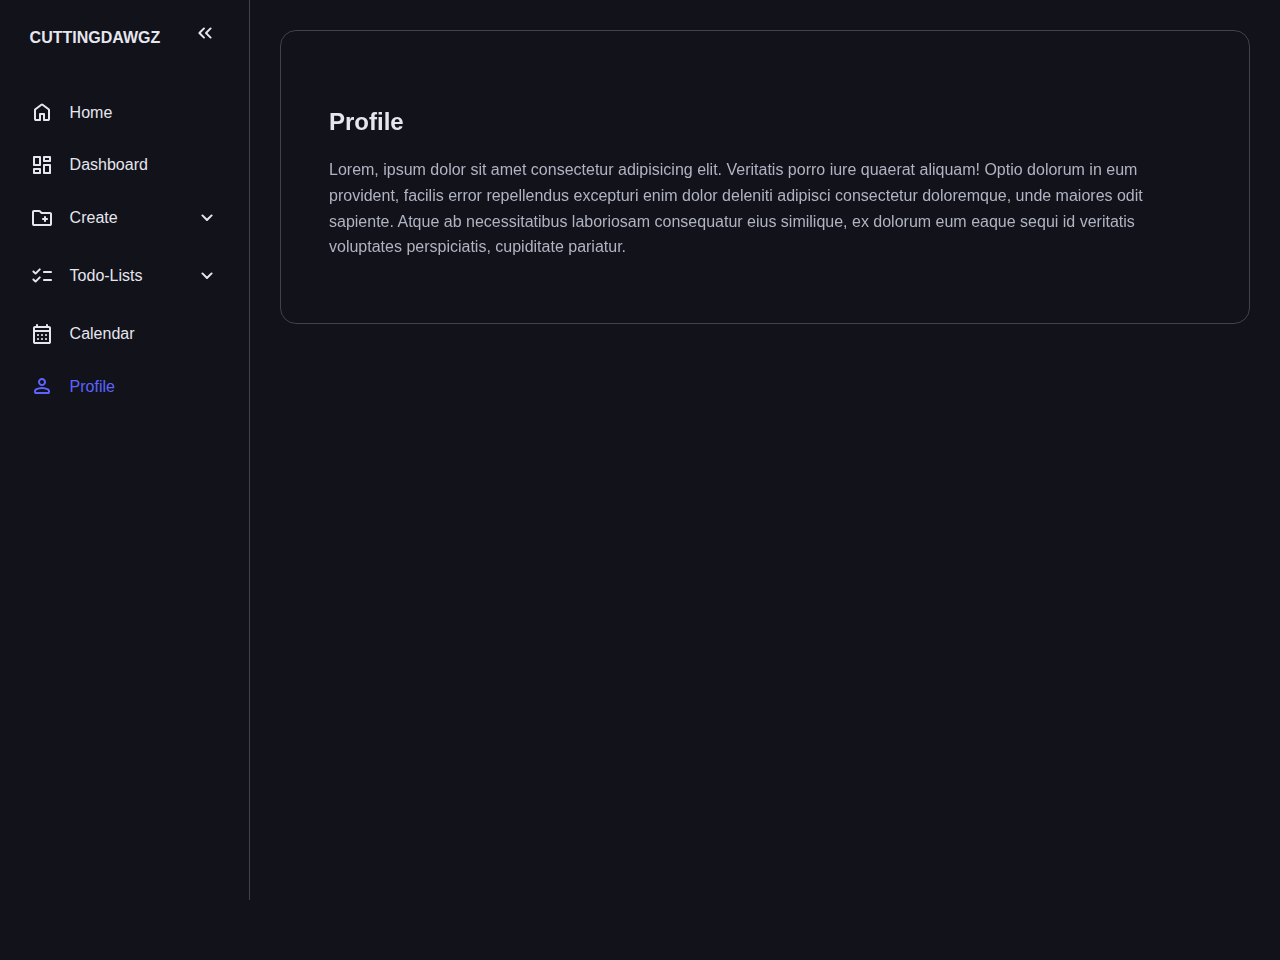
<file: profile.html>
<!DOCTYPE html>
<html lang="en">
<head>
  <meta charset="UTF-8">
  <meta name="viewport" content="width=device-width, initial-scale=1.0">
  <title>Profile</title>
  <link rel="stylesheet" href="style.css">
  <script type="text/javascript" src="app.js" defer></script>
</head>
<body>
  <nav id="sidebar">
    <ul>
      <li>
        <span class="logo">CUTTINGDAWGZ</span>
        <button onclick=toggleSidebar() id="toggle-btn">
          <svg xmlns="http://www.w3.org/2000/svg" height="24px" viewBox="0 -960 960 960" width="24px" fill="#e8eaed"><path d="m313-480 155 156q11 11 11.5 27.5T468-268q-11 11-28 11t-28-11L228-452q-6-6-8.5-13t-2.5-15q0-8 2.5-15t8.5-13l184-184q11-11 27.5-11.5T468-692q11 11 11 28t-11 28L313-480Zm264 0 155 156q11 11 11.5 27.5T732-268q-11 11-28 11t-28-11L492-452q-6-6-8.5-13t-2.5-15q0-8 2.5-15t8.5-13l184-184q11-11 27.5-11.5T732-692q11 11 11 28t-11 28L577-480Z"/></svg>
        </button>
      </li>
      <li>
        <a href="index.html">
          <svg xmlns="http://www.w3.org/2000/svg" height="24px" viewBox="0 -960 960 960" width="24px" fill="#e8eaed"><path d="M240-200h120v-200q0-17 11.5-28.5T400-440h160q17 0 28.5 11.5T600-400v200h120v-360L480-740 240-560v360Zm-80 0v-360q0-19 8.5-36t23.5-28l240-180q21-16 48-16t48 16l240 180q15 11 23.5 28t8.5 36v360q0 33-23.5 56.5T720-120H560q-17 0-28.5-11.5T520-160v-200h-80v200q0 17-11.5 28.5T400-120H240q-33 0-56.5-23.5T160-200Zm320-270Z"/></svg>
          <span>Home</span>
        </a>
      </li>
      <li>
        <a href="dashboard.html">
          <svg xmlns="http://www.w3.org/2000/svg" height="24px" viewBox="0 -960 960 960" width="24px" fill="#e8eaed"><path d="M520-640v-160q0-17 11.5-28.5T560-840h240q17 0 28.5 11.5T840-800v160q0 17-11.5 28.5T800-600H560q-17 0-28.5-11.5T520-640ZM120-480v-320q0-17 11.5-28.5T160-840h240q17 0 28.5 11.5T440-800v320q0 17-11.5 28.5T400-440H160q-17 0-28.5-11.5T120-480Zm400 320v-320q0-17 11.5-28.5T560-520h240q17 0 28.5 11.5T840-480v320q0 17-11.5 28.5T800-120H560q-17 0-28.5-11.5T520-160Zm-400 0v-160q0-17 11.5-28.5T160-360h240q17 0 28.5 11.5T440-320v160q0 17-11.5 28.5T400-120H160q-17 0-28.5-11.5T120-160Zm80-360h160v-240H200v240Zm400 320h160v-240H600v240Zm0-480h160v-80H600v80ZM200-200h160v-80H200v80Zm160-320Zm240-160Zm0 240ZM360-280Z"/></svg>
          <span>Dashboard</span>
        </a>
      </li>
      <li>
        <button onclick=toggleSubMenu(this) class="dropdown-btn">
          <svg xmlns="http://www.w3.org/2000/svg" height="24px" viewBox="0 -960 960 960" width="24px" fill="#e8eaed"><path d="M160-160q-33 0-56.5-23.5T80-240v-480q0-33 23.5-56.5T160-800h207q16 0 30.5 6t25.5 17l57 57h320q33 0 56.5 23.5T880-640v400q0 33-23.5 56.5T800-160H160Zm0-80h640v-400H447l-80-80H160v480Zm0 0v-480 480Zm400-160v40q0 17 11.5 28.5T600-320q17 0 28.5-11.5T640-360v-40h40q17 0 28.5-11.5T720-440q0-17-11.5-28.5T680-480h-40v-40q0-17-11.5-28.5T600-560q-17 0-28.5 11.5T560-520v40h-40q-17 0-28.5 11.5T480-440q0 17 11.5 28.5T520-400h40Z"/></svg>
          <span>Create</span>
          <svg xmlns="http://www.w3.org/2000/svg" height="24px" viewBox="0 -960 960 960" width="24px" fill="#e8eaed"><path d="M480-361q-8 0-15-2.5t-13-8.5L268-556q-11-11-11-28t11-28q11-11 28-11t28 11l156 156 156-156q11-11 28-11t28 11q11 11 11 28t-11 28L508-372q-6 6-13 8.5t-15 2.5Z"/></svg>
        </button>
        <ul class="sub-menu">
          <div>
            <li><a href="#">Folder</a></li>
            <li><a href="#">Document</a></li>
            <li><a href="#">Project</a></li>
          </div>
        </ul>
      </li>
      <li>
        <button onclick=toggleSubMenu(this) class="dropdown-btn">
          <svg xmlns="http://www.w3.org/2000/svg" height="24px" viewBox="0 -960 960 960" width="24px" fill="#e8eaed"><path d="m221-313 142-142q12-12 28-11.5t28 12.5q11 12 11 28t-11 28L250-228q-12 12-28 12t-28-12l-86-86q-11-11-11-28t11-28q11-11 28-11t28 11l57 57Zm0-320 142-142q12-12 28-11.5t28 12.5q11 12 11 28t-11 28L250-548q-12 12-28 12t-28-12l-86-86q-11-11-11-28t11-28q11-11 28-11t28 11l57 57Zm339 353q-17 0-28.5-11.5T520-320q0-17 11.5-28.5T560-360h280q17 0 28.5 11.5T880-320q0 17-11.5 28.5T840-280H560Zm0-320q-17 0-28.5-11.5T520-640q0-17 11.5-28.5T560-680h280q17 0 28.5 11.5T880-640q0 17-11.5 28.5T840-600H560Z"/></svg>
          <span>Todo-Lists</span>
          <svg xmlns="http://www.w3.org/2000/svg" height="24px" viewBox="0 -960 960 960" width="24px" fill="#e8eaed"><path d="M480-361q-8 0-15-2.5t-13-8.5L268-556q-11-11-11-28t11-28q11-11 28-11t28 11l156 156 156-156q11-11 28-11t28 11q11 11 11 28t-11 28L508-372q-6 6-13 8.5t-15 2.5Z"/></svg>
        </button>
        <ul class="sub-menu">
          <div>
            <li><a href="#">Work</a></li>
            <li><a href="#">Private</a></li>
            <li><a href="#">Coding</a></li>
            <li><a href="#">Gardening</a></li>
            <li><a href="#">School</a></li>
          </div>
        </ul>
      </li>
      <li>
        <a href="calendar.html">
          <svg xmlns="http://www.w3.org/2000/svg" height="24px" viewBox="0 -960 960 960" width="24px" fill="#e8eaed"><path d="M200-80q-33 0-56.5-23.5T120-160v-560q0-33 23.5-56.5T200-800h40v-40q0-17 11.5-28.5T280-880q17 0 28.5 11.5T320-840v40h320v-40q0-17 11.5-28.5T680-880q17 0 28.5 11.5T720-840v40h40q33 0 56.5 23.5T840-720v560q0 33-23.5 56.5T760-80H200Zm0-80h560v-400H200v400Zm0-480h560v-80H200v80Zm0 0v-80 80Zm280 240q-17 0-28.5-11.5T440-440q0-17 11.5-28.5T480-480q17 0 28.5 11.5T520-440q0 17-11.5 28.5T480-400Zm-160 0q-17 0-28.5-11.5T280-440q0-17 11.5-28.5T320-480q17 0 28.5 11.5T360-440q0 17-11.5 28.5T320-400Zm320 0q-17 0-28.5-11.5T600-440q0-17 11.5-28.5T640-480q17 0 28.5 11.5T680-440q0 17-11.5 28.5T640-400ZM480-240q-17 0-28.5-11.5T440-280q0-17 11.5-28.5T480-320q17 0 28.5 11.5T520-280q0 17-11.5 28.5T480-240Zm-160 0q-17 0-28.5-11.5T280-280q0-17 11.5-28.5T320-320q17 0 28.5 11.5T360-280q0 17-11.5 28.5T320-240Zm320 0q-17 0-28.5-11.5T600-280q0-17 11.5-28.5T640-320q17 0 28.5 11.5T680-280q0 17-11.5 28.5T640-240Z"/></svg>
          <span>Calendar</span>
        </a>
      </li>
      <li class="active">
        <a href="profile.html">
          <svg xmlns="http://www.w3.org/2000/svg" height="24px" viewBox="0 -960 960 960" width="24px" fill="#e8eaed"><path d="M480-480q-66 0-113-47t-47-113q0-66 47-113t113-47q66 0 113 47t47 113q0 66-47 113t-113 47ZM160-240v-32q0-34 17.5-62.5T224-378q62-31 126-46.5T480-440q66 0 130 15.5T736-378q29 15 46.5 43.5T800-272v32q0 33-23.5 56.5T720-160H240q-33 0-56.5-23.5T160-240Zm80 0h480v-32q0-11-5.5-20T700-306q-54-27-109-40.5T480-360q-56 0-111 13.5T260-306q-9 5-14.5 14t-5.5 20v32Zm240-320q33 0 56.5-23.5T560-640q0-33-23.5-56.5T480-720q-33 0-56.5 23.5T400-640q0 33 23.5 56.5T480-560Zm0-80Zm0 400Z"/></svg>
          <span>Profile</span>
        </a>
      </li>
    </ul>
  </nav>
  <main>
    <div class="container">
      <h2>Profile</h2>
      <p>Lorem, ipsum dolor sit amet consectetur adipisicing elit. Veritatis porro iure quaerat aliquam! Optio dolorum in eum provident, facilis error repellendus excepturi enim dolor deleniti adipisci consectetur doloremque, unde maiores odit sapiente. Atque ab necessitatibus laboriosam consequatur eius similique, ex dolorum eum eaque sequi id veritatis voluptates perspiciatis, cupiditate pariatur.</p>
    </div>
  </main>
</body>
</html>
</file>
<file: style.css>
:root {
  --base-clr: #11121a;
  --line-clr: #42434a;
  --hover-clr: #222533;
  --text-clr: #e6e6ef;
  --accent-clr: #5e63ff;
  --secondary-text-clr: #b0b3c1;
  --danger-clr: #e53e3e;
  --success-clr: #48bb78;
  --info-clr: #5bc0de;
}

* {
  margin: 0;
  padding: 0;
  box-sizing: border-box;
}

html {
  font-family: 'Segoe UI', Tahoma, Geneva, Verdana, sans-serif;
  line-height: 1.6;
}

body {
  min-height: 100vh;
  background-color: var(--base-clr);
  color: var(--text-clr);
  display: grid;
  grid-template-columns: auto 1fr;
  margin-bottom: 60px;
}

main {
  padding: 30px;
  position: relative;
}

h1 {
  color: var(--text-clr);
  font-size: 2rem;
  margin-bottom: 20px;
  font-weight: 600;
}

.create-btn {
  background-color: var(--accent-clr);
  border: none;
  padding: 12px 24px;
  color: white;
  font-size: 1rem;
  cursor: pointer;
  border-radius: 8px;
  margin-bottom: 20px;
  z-index: 10;
  transition: background-color 0.3s ease, transform 0.2s ease;
}

.create-btn:hover {
  background-color: #4c51e0;
  transform: translateY(-2px);
}

.create-btn:active {
  transform: translateY(2px);
}

.folder-container {
  display: grid;
  gap: 20px;
  grid-template-columns: repeat(auto-fill, minmax(220px, 1fr));
}

.folder {
  background-color: var(--line-clr);
  border-radius: 12px;
  padding: 20px;
  display: flex;
  flex-direction: column;
  box-shadow: 0 4px 8px rgba(0, 0, 0, 0.1);
  transition: all 0.3s ease-in-out;
  position: static;
}

.folder:hover {
  background-color: var(--hover-clr);
  transform: translateY(-2px);
}

.folder-header {
  display: flex;
  align-items: center;
  gap: 10px;
  flex-wrap: wrap;
}

.folder-header svg {
  width: 24px;
  height: 24px;
}

.folder-header span {
  font-size: 1.2rem;
  cursor: pointer;
  white-space: nowrap;
  overflow: hidden;
  text-overflow: ellipsis;
  flex-grow: 1;
  font-weight: 500;
}

.folder-actions {
  display: none; /* Hide by default */
  gap: 10px;
  margin-top: 10px;
  justify-content: flex-start;
  flex-wrap: wrap;
  transition: opacity 0.3s ease;
}

.folder-actions.show {
  opacity: 1;
  display: flex;  /* Make visible with delay */
  animation: fadeIn 0.3s ease-out; /* Apply fade-in effect */
}

@keyframes fadeIn {
  from {
    opacity: 0;
  }
  to {
    opacity: 1;
  }
}

.folder-actions button {
  display: inline-block;
  background: none;
  border: 1px solid var(--accent-clr);
  color: var(--accent-clr);
  padding: 8px 18px;
  border-radius: 6px;
  cursor: pointer;
  font-size: 0.95rem;
  transition: background-color 0.3s, color 0.3s, transform 0.2s ease;
  text-align: center;
}

.folder-actions button:hover {
  background-color: var(--accent-clr);
  color: white;
  transform: translateY(-1px);
}

.folder-actions button:active {
  transform: translateY(1px);
}

.folder-actions button:disabled {
  background-color: var(--line-clr);
  color: var(--secondary-text-clr);
  cursor: not-allowed;
}

.folder-actions button:disabled:hover {
  background-color: var(--line-clr);
  color: var(--secondary-text-clr);
}

.modal {
  display: none;
  position: fixed;
  top: 0;
  left: 0;
  width: 100%;
  height: 100%;
  background-color: rgba(0, 0, 0, 0.5);
  align-items: center;
  justify-content: center;
  z-index: 1000;
  animation: fadeIn 0.3s ease-out;
}

@keyframes fadeIn {
  from {
    opacity: 0;
  }
  to {
    opacity: 1;
  }
}

.modal-content {
  background-color: #11121a;
  padding: 30px;
  margin: 20px;
  border-radius: 12px;
  max-width: 450px;
  width: 100%;
  box-shadow: 0 6px 15px rgba(0, 0, 0, 0.1);
  animation: slideUp 0.4s ease-out;
}

@keyframes slideUp {
  from {
    transform: translateY(30px);
    opacity: 0;
  }
  to {
    transform: translateY(0);
    opacity: 1;
  }
}

h2 {
  font-size: 1.5rem;
  color: var(--text-clr);
  margin-bottom: 15px;
  font-weight: 600;
}

input[type="text"] {
  width: 95%;
  padding: 12px;
  margin: 10px 0;
  border: 1px solid #ccc;
  border-radius: 6px;
  font-size: 1rem;
  transition: border-color 0.3s;
}

input[type="text"]:focus {
  border-color: var(--accent-clr);
}

button {
  padding: 10px 10px;
  margin-bottom: 5px;
  font-size: 1rem;
  border-radius: 6px;
  cursor: pointer;
  transition: background-color 0.3s, color 0.3s, transform 0.2s ease;
  border: none;
}

button.create-folder-btn {
  background-color: var(--accent-clr);
  color: white;
}

button.create-folder-btn:hover {
  background-color: #4c51e0;
  transform: translateY(-1px);
}

button.create-folder-btn:active {
  transform: translateY(1px);
}

button.delete-btn {
  background-color: var(--danger-clr);
  color: white;
}

button.delete-btn:hover {
  background-color: #c53030;
  transform: translateY(-1px);
}

button.delete-btn:active {
  transform: translateY(1px);
}

button.cancel-btn {
  background-color: #aaa;
  color: var(--text-clr);
}

button.cancel-btn:hover {
  background-color: #999;
  transform: translateY(-1px);
}

button.cancel-btn:active {
  transform: translateY(1px);
}

/* Media Queries */
@media(max-width: 800px) {
  main {
    padding: 15px;
    position: static;  /* Remove relative positioning */
  }

  .folder-container {
    grid-template-columns: 1fr;  /* Ensure one column layout on mobile */
    padding-bottom: 20px; /* Ensure spacing at the bottom */
  }

  .create-btn {
    width: 100%;  /* Make the create button full width on mobile */
  }

  .modal-content {
    padding: 20px;  /* Adjust modal padding for mobile */
    max-width: 90%;  /* Ensure modals don't overflow on small screens */
  }
}





#sidebar{
  box-sizing: border-box;
  height: 100vh;
  width: 250px;
  padding: 5px 1em;
  background-color: var(--base-clr);
  border-right: 1px solid var(--line-clr);

  position: sticky;
  top: 0;
  align-self: start;
  transition: 300ms ease-in-out;
  overflow: hidden;
  text-wrap: nowrap;
}
#sidebar.close{
  padding: 5px;
  width: 60px;
}
#sidebar ul{
  list-style: none;
}
#sidebar > ul > li:first-child{
  display: flex;
  justify-content: flex-end;
  margin-bottom: 16px;
  .logo{
    font-weight: 600;
  }
}
#sidebar ul li.active a{
  color: var(--accent-clr);

  svg{
    fill: var(--accent-clr);
  }
}

#sidebar a, #sidebar .dropdown-btn, #sidebar .logo{
  border-radius: .5em;
  padding: .85em;
  text-decoration: none;
  color: var(--text-clr);
  display: flex;
  align-items: center;
  gap: 1em;
}
.dropdown-btn{
  width: 100%;
  text-align: left;
  background: none;
  border: none;
  font: inherit;
  cursor: pointer;
}
#sidebar svg{
  flex-shrink: 0;
  fill: var(--text-clr);
}
#sidebar a span, #sidebar .dropdown-btn span{
  flex-grow: 1;
}
#sidebar a:hover, #sidebar .dropdown-btn:hover{
  background-color: var(--hover-clr);
}
#sidebar .sub-menu{
  display: grid;
  grid-template-rows: 0fr;
  transition: 300ms ease-in-out;

  > div{
    overflow: hidden;
  }
}
#sidebar .sub-menu.show{
  grid-template-rows: 1fr;
}
.dropdown-btn svg{
  transition: 200ms ease;
}
.rotate svg:last-child{
  rotate: 180deg;
}
#sidebar .sub-menu a{
  padding-left: 2em;
}
#toggle-btn{
  margin-left: auto;
  padding: 1em;
  border: none;
  border-radius: .5em;
  background: none;
  cursor: pointer;

  svg{
    transition: rotate 150ms ease;
  }
}
#toggle-btn:hover{
  background-color: var(--hover-clr);
}

main{
  padding: min(30px, 7%);
}
main p{
  color: var(--secondary-text-clr);
  margin-top: 5px;
  margin-bottom: 15px;
}
.container{
  border: 1px solid var(--line-clr);
  border-radius: 1em;
  margin-bottom: 20px;
  padding: min(3em, 15%);

  h2, p { margin-top: 1em }
}

@media(max-width: 800px){
  body{
    grid-template-columns: 1fr;
  }
  main{
    padding: 2em 1em 60px 1em;
  }
  .container{
    border: none;
    padding: 0;
  }
  #sidebar{
    height: 60px;
    width: 100%;
    border-right: none;
    border-top: 1px solid var(--line-clr);
    padding: 0;
    position: fixed;
    top: unset;
    bottom: 0;

    > ul{
      padding: 0;
      display: grid;
      grid-auto-columns: 60px;
      grid-auto-flow: column;
      align-items: center;
      overflow-x: scroll;
    }
    ul li{
      height: 100%;
    }
    ul a, ul .dropdown-btn{
      width: 60px;
      height: 60px;
      padding: 0;
      border-radius: 0;
      justify-content: center;
    }

    ul li span, ul li:first-child, .dropdown-btn svg:last-child{
      display: none;
    }

    ul li .sub-menu.show{
      position: fixed;
      bottom: 60px;
      left: 0;
      box-sizing: border-box;
      height: 60px;
      width: 100%;
      background-color: var(--hover-clr);
      border-top: 1px solid var(--line-clr);
      display: flex;
      justify-content: center;

      > div{
        overflow-x: auto;
      }
      li{
        display: inline-flex;
      }
      a{
        box-sizing: border-box;
        padding: 1em;
        width: auto;
        justify-content: center;
      }
    }
  }
}
</file>
